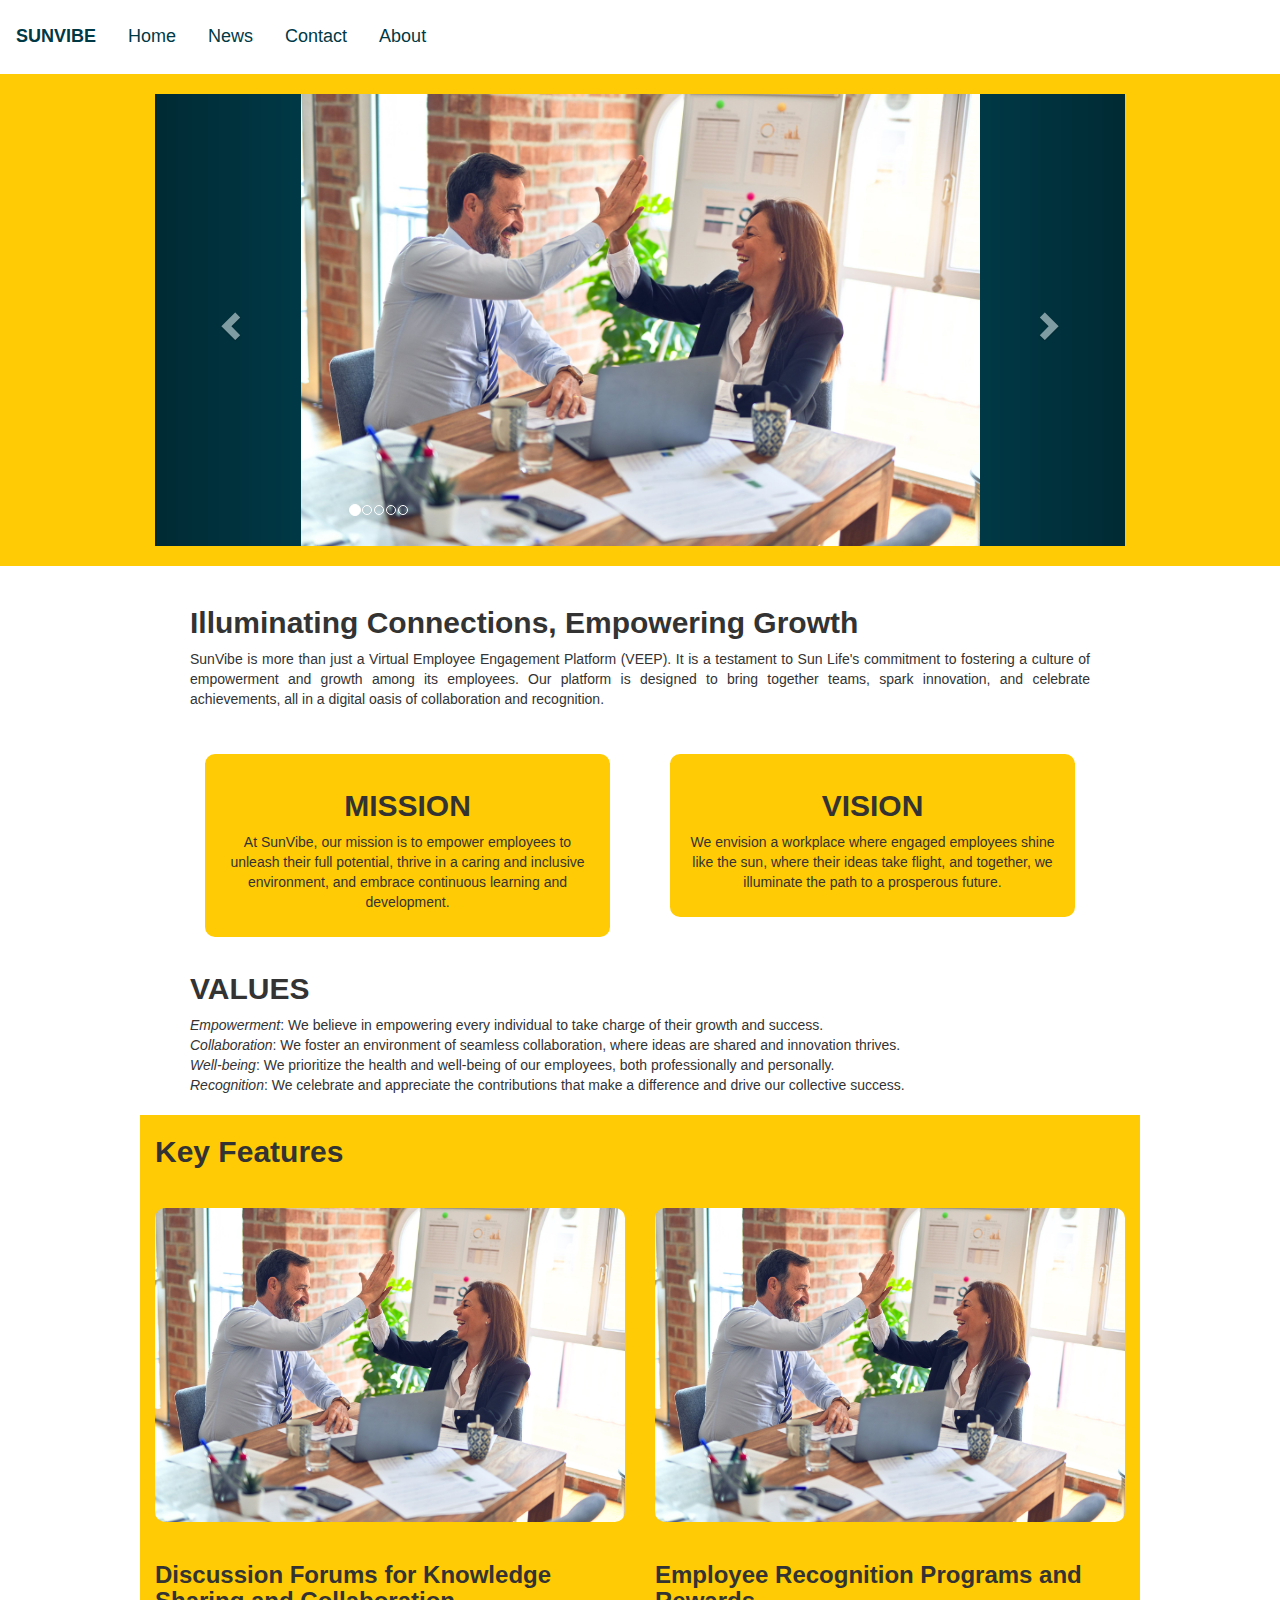
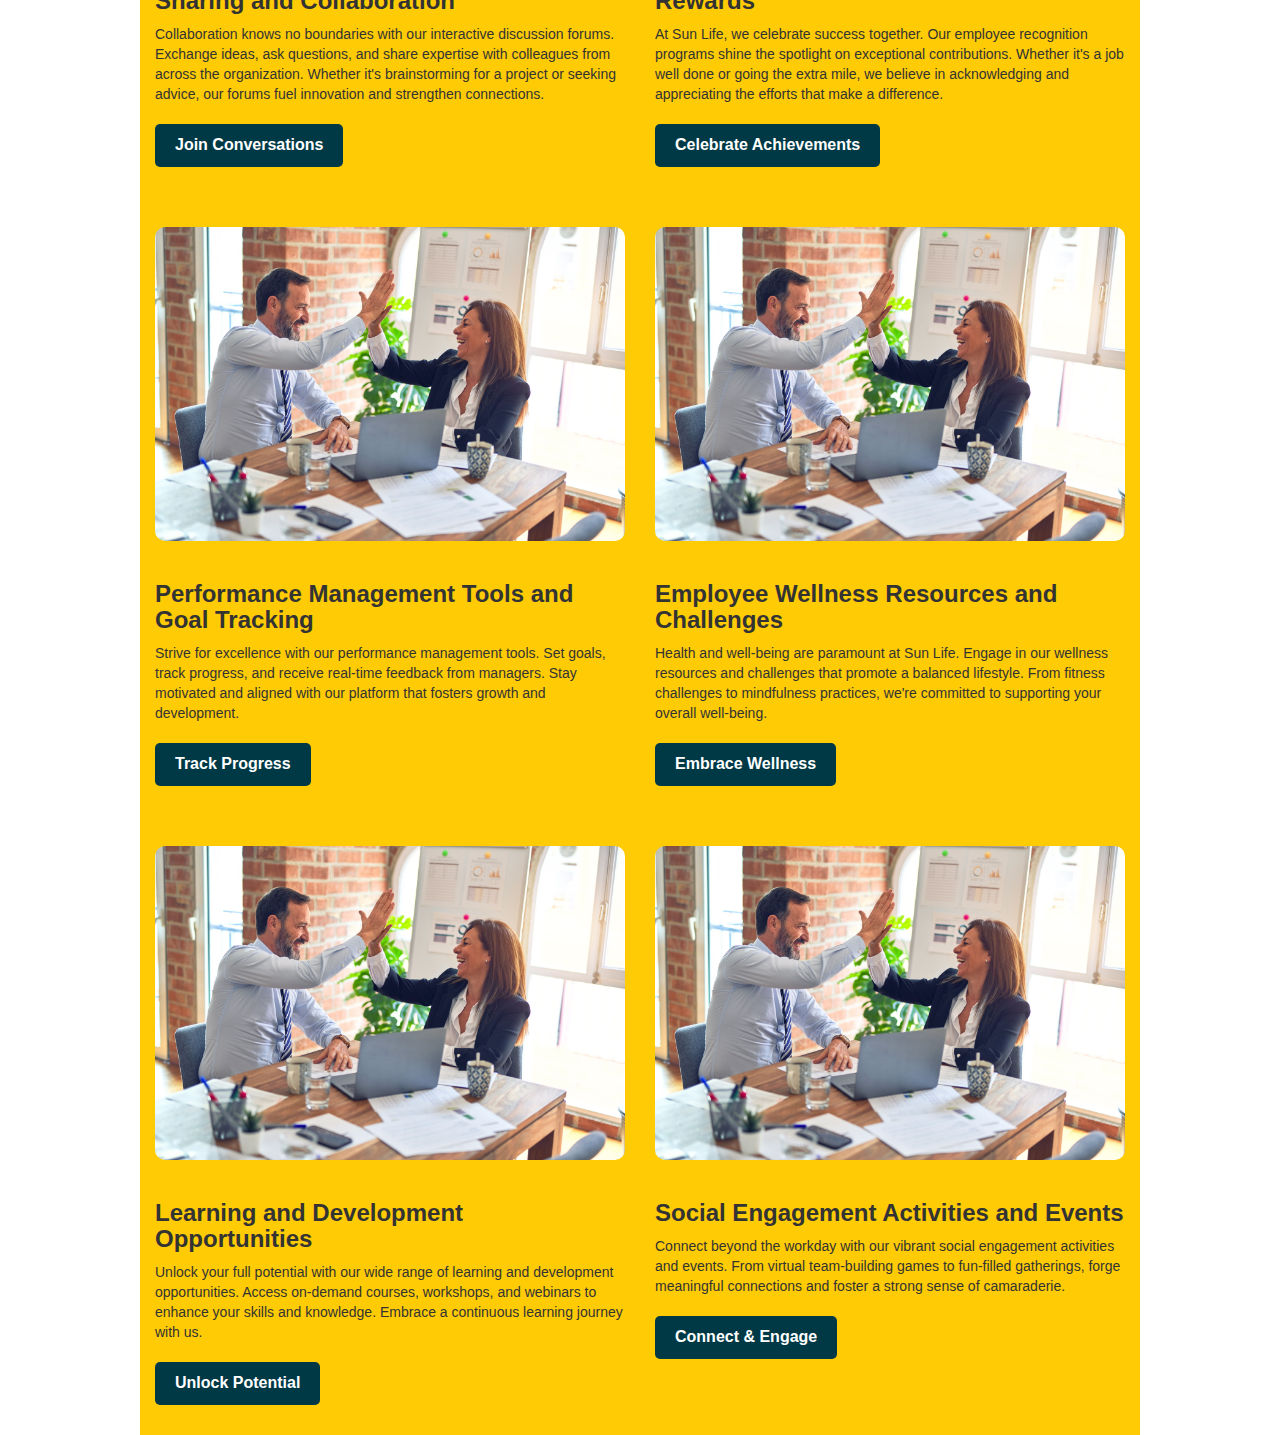
<file: index.html>
<html>
    <head>
        <link rel="stylesheet" href="style.css">
        <link rel="stylesheet" href="https://maxcdn.bootstrapcdn.com/bootstrap/3.4.1/css/bootstrap.min.css">
        <script src="https://ajax.googleapis.com/ajax/libs/jquery/3.6.0/jquery.min.js"></script>
        <script src="https://maxcdn.bootstrapcdn.com/bootstrap/3.4.1/js/bootstrap.min.js"></script>
    </head>
    <body>
        <ul>
            <li><a class="active" href="index.html" style="font-weight: bold;"> SUNVIBE</a> </li>
            <li><a href="index.html">Home</a></li>
            <li><a href="#news">News</a></li>
            <li><a href="contact.html">Contact</a></li>
            <li><a href="#about">About</a></li>
        </ul>
        <div style="background-color: #ffcb05" class="center">
            <div class="container">
                <div id="myCarousel" class="carousel slide" data-ride="carousel">
                    <ol class="carousel-indicators">
                    <li data-target="#myCarousel" data-slide-to="0" class="active"></li>
                    <li data-target="#myCarousel" data-slide-to="1"></li>
                    <li data-target="#myCarousel" data-slide-to="2"></li>
                    <li data-target="#myCarousel" data-slide-to="3"></li>
                    <li data-target="#myCarousel" data-slide-to="4"></li>
                    </ol>
                    <div class="carousel-inner">
                        <div class="item active">
                            <div class="centering">
                                <img src="1.jpg" style="width:70%;">
                            </div>
                        </div>
                        <div class="item">
                            <div class="centering">
                                <img src="1.jpg" style="width:70%;">
                            </div>
                        </div>
                        <div class="item">
                            <div class="centering">
                                <img src="1.jpg" style="width:70%;">
                            </div>
                        </div>
                        <div class="item">
                            <div class="centering">
                                <img src="1.jpg" style="width:70%;">
                            </div>
                        </div>
                        <div class="item">
                            <div class="centering">
                                <img src="1.jpg" style="width:70%;">
                            </div>
                        </div>
                    </div>
                    <a class="left carousel-control" href="#myCarousel" data-slide="prev">
                        <span class="glyphicon glyphicon-chevron-left"></span>
                        <span class="sr-only">Previous</span>
                    </a>
                    <a class="right carousel-control" href="#myCarousel" data-slide="next">
                        <span class="glyphicon glyphicon-chevron-right"></span>
                        <span class="sr-only">Next</span>
                    </a>
                </div>
            </div>
        </div>
        <br>
        <div class="bodyclass">   
            <div class="introduction">
                <h2 class="intro">Illuminating Connections, Empowering Growth</h2>
                <p>SunVibe is more than just a Virtual Employee Engagement Platform (VEEP). 
                    It is a testament to Sun Life's commitment to fostering a culture of 
                    empowerment and growth among its employees. Our platform is designed 
                    to bring together teams, spark innovation, and celebrate achievements, 
                    all in a digital oasis of collaboration and recognition.</p>
                <br>
            <div class="row text-center">
                <div class="col-sm-6">
                    <div class="mission">
                        <h2 class="intro">MISSION</h2>
                        <p>At SunVibe, our mission is to empower employees to unleash their full potential, thrive
                        in a caring and inclusive environment, and embrace continuous learning and development.</p>
                    </div>
                </div>
                <div class="col-sm-6">
                    <div class="vision">
                        <h2 class="intro">VISION</h2>
                        <p>We envision a workplace where engaged employees shine like the sun, where their 
                        ideas take flight, and together, we illuminate the path to a prosperous future.</p>
                    </div>
                </div>
            </div>
            <h2 class="intro">VALUES</h2>
            <ul>
                <li><span class="italic">Empowerment</span>: We believe in empowering every individual to take charge of their growth and success.</li>
                <li><span class="italic">Collaboration</span>: We foster an environment of seamless collaboration, where ideas are shared and innovation thrives.</li>
                <li><span class="italic">Well-being</span>: We prioritize the health and well-being of our employees, both professionally and personally.</li>
                <li><span class="italic">Recognition</span>: We celebrate and appreciate the contributions that make a difference and drive our collective success.</li>
            </ul> 
            </div>

            <div class="container">
                <h2 class="intro">Key Features</h2>
                <div class="row">
                    <div class="col-sm-6 key-feature">
                        <img src="1.jpg" alt="Employees engaged in a lively forum discussion">
                        <h3>Discussion Forums for Knowledge Sharing and Collaboration</h3>
                        <p>Collaboration knows no boundaries with our interactive discussion forums. Exchange ideas, ask questions, and share expertise with colleagues from across the organization. Whether it's brainstorming for a project or seeking advice, our forums fuel innovation and strengthen connections.</p>
                        <a href="discforums.html" class="cta-btn">Join Conversations</a>
                    </div>
                    <div class="col-sm-6 key-feature">
                        <img src="1.jpg" alt="Employee receiving an award">
                        <h3>Employee Recognition Programs and Rewards</h3>
                        <p>At Sun Life, we celebrate success together. Our employee recognition programs shine the spotlight on exceptional contributions. Whether it's a job well done or going the extra mile, we believe in acknowledging and appreciating the efforts that make a difference.</p>
                        <a href="employeerecog.html" class="cta-btn">Celebrate Achievements</a>
                    </div>
                </div>
                <div class="row">
                    <div class="col-sm-6 key-feature">
                        <img src="1.jpg" alt="Employee using performance management tool">
                        <h3>Performance Management Tools and Goal Tracking</h3>
                        <p>Strive for excellence with our performance management tools. Set goals, track progress, and receive real-time feedback from managers. Stay motivated and aligned with our platform that fosters growth and development.</p>
                        <a href="perfman.html" class="cta-btn">Track Progress</a>
                    </div>
                    <div class="col-sm-6 key-feature">
                        <img src="1.jpg" alt="Employees participating in a wellness challenge">
                        <h3>Employee Wellness Resources and Challenges</h3>
                        <p>Health and well-being are paramount at Sun Life. Engage in our wellness resources and challenges that promote a balanced lifestyle. From fitness challenges to mindfulness practices, we're committed to supporting your overall well-being.</p>
                        <a href="wellness.html" class="cta-btn">Embrace Wellness</a>
                    </div>
                </div>
                <div class="row">
                    <div class="col-sm-6 key-feature">
                        <img src="1.jpg" alt="Employee engaged in a virtual training session">
                        <h3>Learning and Development Opportunities</h3>
                        <p>Unlock your full potential with our wide range of learning and development opportunities. Access on-demand courses, workshops, and webinars to enhance your skills and knowledge. Embrace a continuous learning journey with us.</p>
                        <a href="learndev.html" class="cta-btn">Unlock Potential</a>
                    </div>
                    <div class="col-sm-6 key-feature">
                        <img src="1.jpg" alt="Employees enjoying a team-building event">
                        <h3>Social Engagement Activities and Events</h3>
                        <p>Connect beyond the workday with our vibrant social engagement activities and events. From virtual team-building games to fun-filled gatherings, forge meaningful connections and foster a strong sense of camaraderie.</p>
                        <a href="soceng.html" class="cta-btn">Connect & Engage</a>
                    </div>
                </div>
            </div>
        </div>
    </body>
</html>
</file>
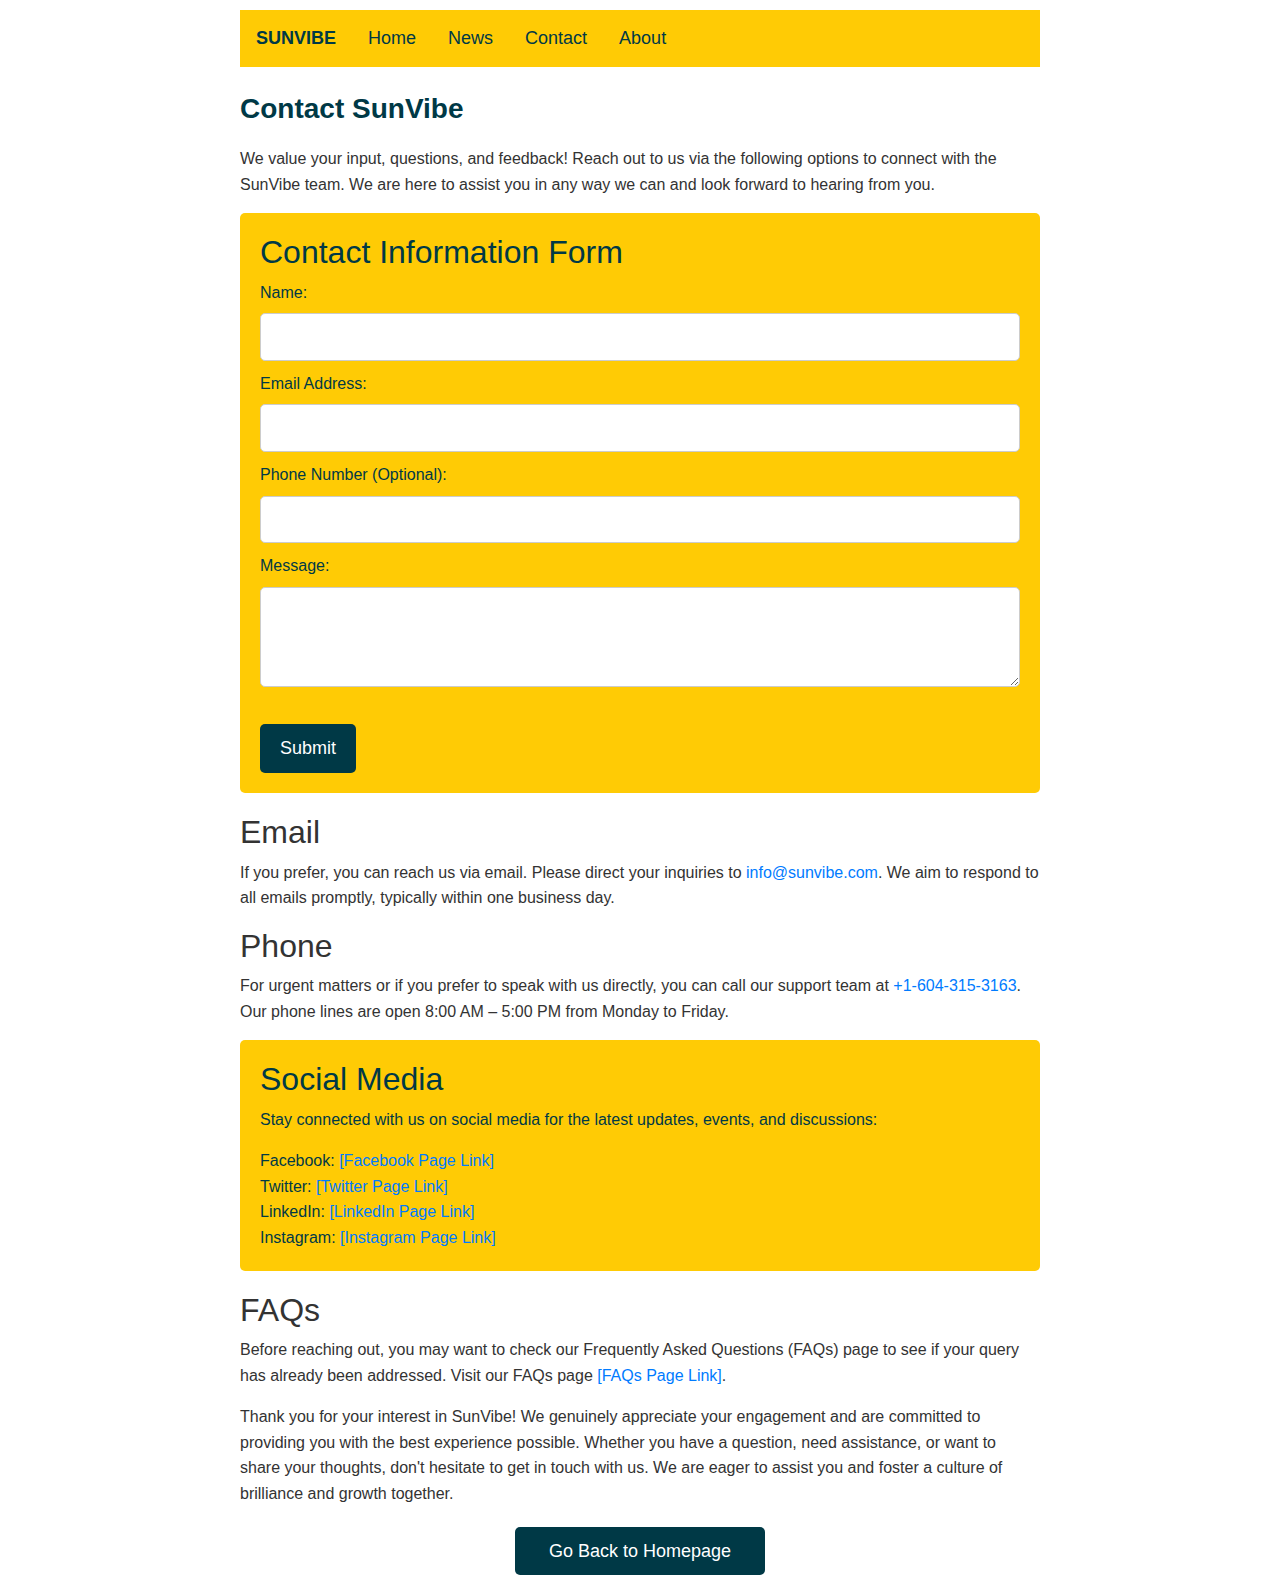
<file: contact.html>
<!DOCTYPE html>
<html>
<head>
    <title>Contact SunVibe</title>
    <link rel="stylesheet" href="https://maxcdn.bootstrapcdn.com/bootstrap/4.5.2/css/bootstrap.min.css">
    <style>
        body {
            font-family: Arial, sans-serif;
            line-height: 1.6;
            color: #333;
            max-width: 800px;
            margin: 10px auto;
        }

        .section-title {
            color: #003946;
            font-size: 28px;
            font-weight: bold;
            margin-bottom: 20px;
        }

        .contact-form {
            background-color: #ffcb05;
            color: #003946;
            padding: 20px;
            border-radius: 5px;
            margin-bottom: 20px;
        }

        .contact-form input[type="text"],
        .contact-form input[type="email"],
        .contact-form input[type="tel"],
        .contact-form textarea {
            width: 100%;
            padding: 10px;
            margin-bottom: 10px;
            border: 1px solid #ccc;
            border-radius: 5px;
        }

        .contact-form textarea {
            resize: vertical;
            min-height: 100px;
        }

        .cta-btn {
            background-color: #003946;
            color: #ffffff;
            border: none;
            padding: 10px 20px;
            font-size: 18px;
            cursor: pointer;
            border-radius: 5px;
            display: inline-block;
            margin-top: 20px;
            transition: background-color 0.3s ease;
            text-decoration: none;
        }

        .cta-btn:hover {
            background-color: #004a5b;
        }

        .social-links {
            background-color: #ffcb05;
            color: #003946;
            padding: 20px;
            border-radius: 5px;
            margin-bottom: 20px;
        }

        .back-button {
            background-color: #003946;
            color: #fff;
            border: none;
            width: 250px;
            padding: 10px 20px;
            font-size: 18px;
            cursor: pointer;
            border-radius: 5px;
            display: block;
            margin: 20px auto;
            transition: background-color 0.3s ease;
            text-decoration: none;
            text-align: center;
        }

        .back-button:hover {
            background-color: #001f2e;
        }

        
ul {
    list-style-type: none;
    margin: 0;
    padding: 0;
    overflow: hidden;
    background-color: #ffcb05;
  }
  
  li {
    float: left;
  }
  
  li a {
    display: block;
    color: #003946;
    font-size: large;
    text-align: center;
    padding: 14px 16px;
    text-decoration: none;
  }
  
  li a:hover:not(.active) {
    background-color: #d8d8d8;
  }
  
  .active {
    background-color: #ffcb05;
  }

  .centering {
    text-align: center;
    background-color: #003946;
  }
  
    </style>
</head>
<body>
    <ul>
        <li><a class="active" href="index.html" style="font-weight: bold;"> SUNVIBE</a> </li>
        <li><a href="index.html">Home</a></li>
        <li><a href="#news">News</a></li>
        <li><a href="contact.html">Contact</a></li>
        <li><a href="#about">About</a></li>
    </ul>
    <br>
    <div class="subbody">
    <h1 class="section-title">Contact SunVibe</h1>
    <p>We value your input, questions, and feedback! Reach out to us via the following options to connect with the SunVibe team. We are here to assist you in any way we can and look forward to hearing from you.</p>

    <div class="contact-form">
        <h2>Contact Information Form</h2>
        <form>
            <label for="name">Name:</label>
            <input type="text" id="name" name="name" required>

            <label for="email">Email Address:</label>
            <input type="email" id="email" name="email" required>

            <label for="phone">Phone Number (Optional):</label>
            <input type="tel" id="phone" name="phone">

            <label for="message">Message:</label>
            <textarea id="message" name="message" required></textarea>

            <input type="submit" value="Submit" class="cta-btn">
        </form>
    </div>

    <div class="contact-methods">
        <h2>Email</h2>
        <p>If you prefer, you can reach us via email. Please direct your inquiries to <a href="mailto:info@sunvibe.com">info@sunvibe.com</a>. We aim to respond to all emails promptly, typically within one business day.</p>

        <h2>Phone</h2>
        <p>For urgent matters or if you prefer to speak with us directly, you can call our support team at <a href="tel:+16043153163">+1-604-315-3163</a>. Our phone lines are open 8:00 AM – 5:00 PM from Monday to Friday.</p>
    </div>

    <div class="social-links">
        <h2>Social Media</h2>
        <p>Stay connected with us on social media for the latest updates, events, and discussions:</p>
            Facebook: <a href="[Facebook Page Link]">[Facebook Page Link]</a>
            <br>
            Twitter: <a href="[Twitter Page Link]">[Twitter Page Link]</a>
            <br>
            LinkedIn: <a href="[LinkedIn Page Link]">[LinkedIn Page Link]</a>
            <br>
            Instagram: <a href="[Instagram Page Link]">[Instagram Page Link]</a>
    </div>

    <div class="faq">
        <h2>FAQs</h2>
        <p>Before reaching out, you may want to check our Frequently Asked Questions (FAQs) page to see if your query has already been addressed. Visit our FAQs page <a href="[FAQs Page Link]">[FAQs Page Link]</a>.</p>
    </div>

    <p>Thank you for your interest in SunVibe! We genuinely appreciate your engagement and are committed to providing you with the best experience possible. Whether you have a question, need assistance, or want to share your thoughts, don't hesitate to get in touch with us. We are eager to assist you and foster a culture of brilliance and growth together.</p>
    <a href="index.html" class="back-button">Go Back to Homepage</a>
</div>
</body>
</html>
</file>
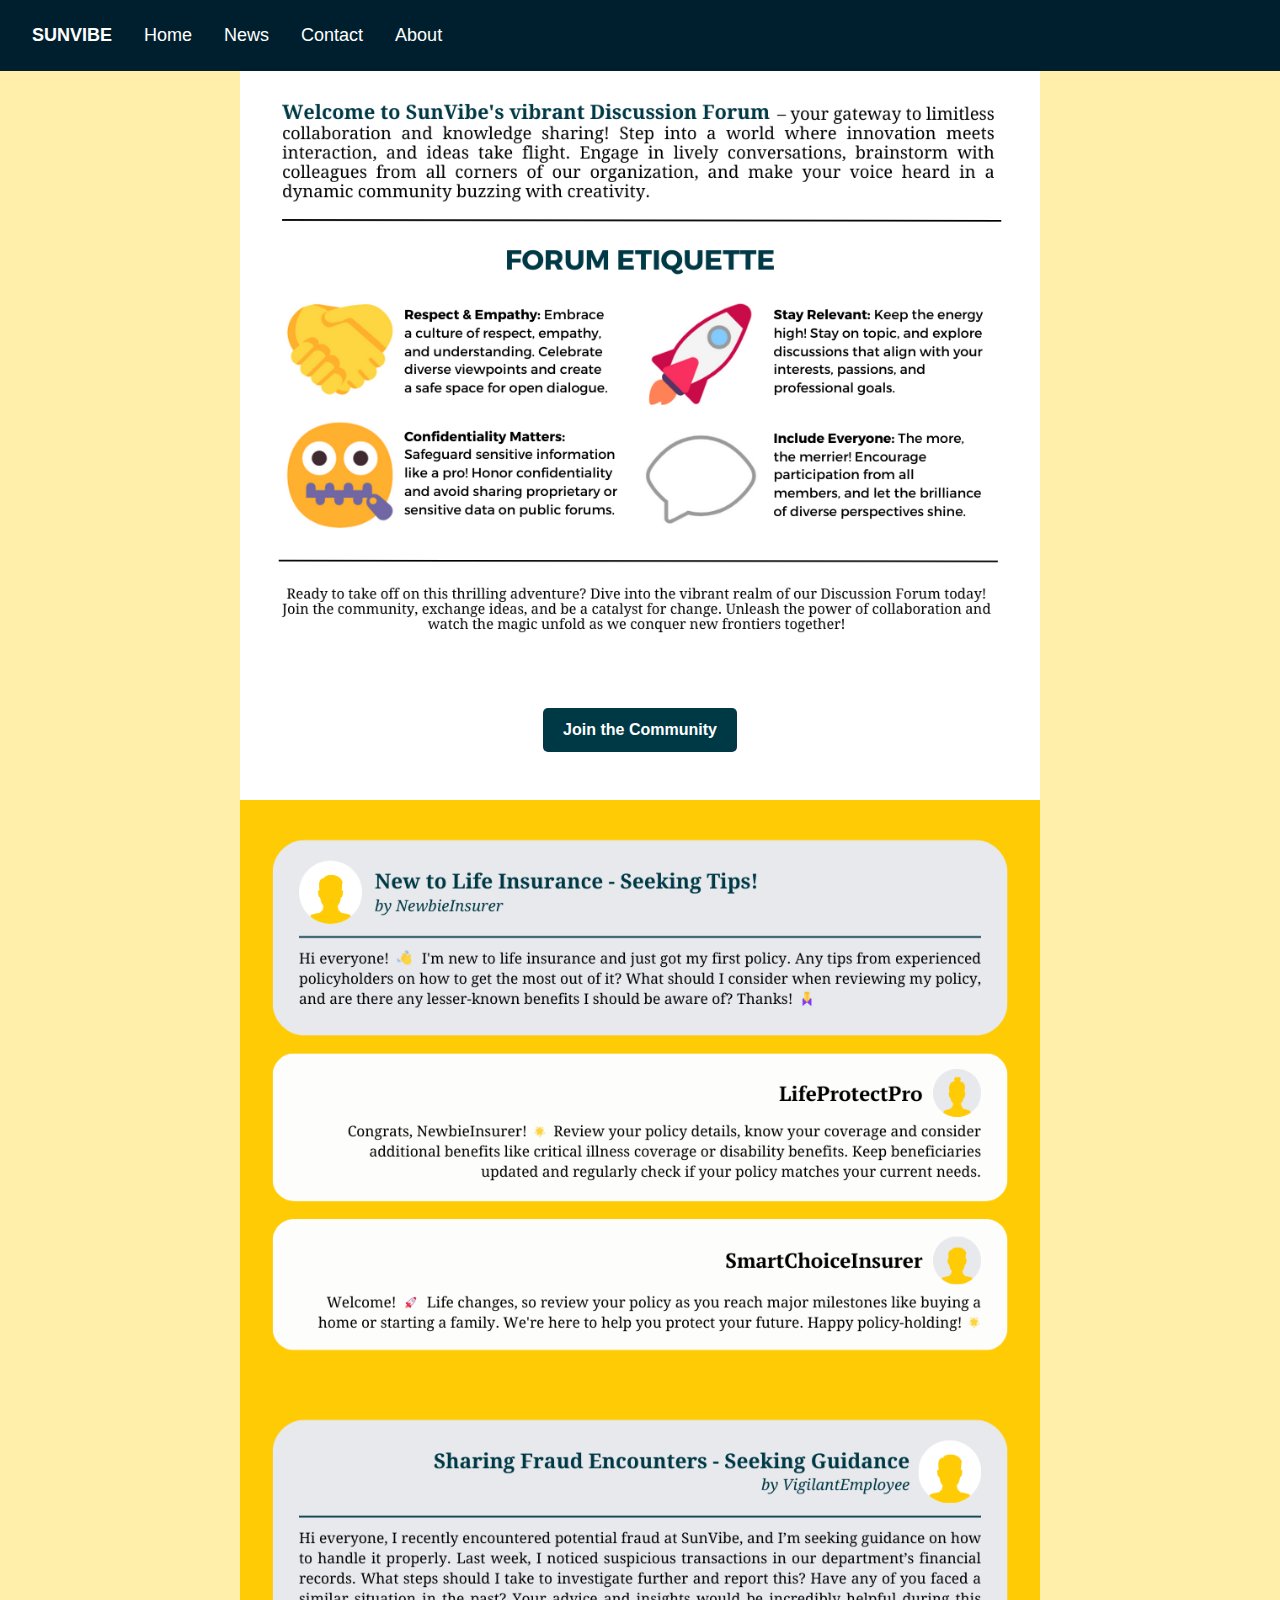
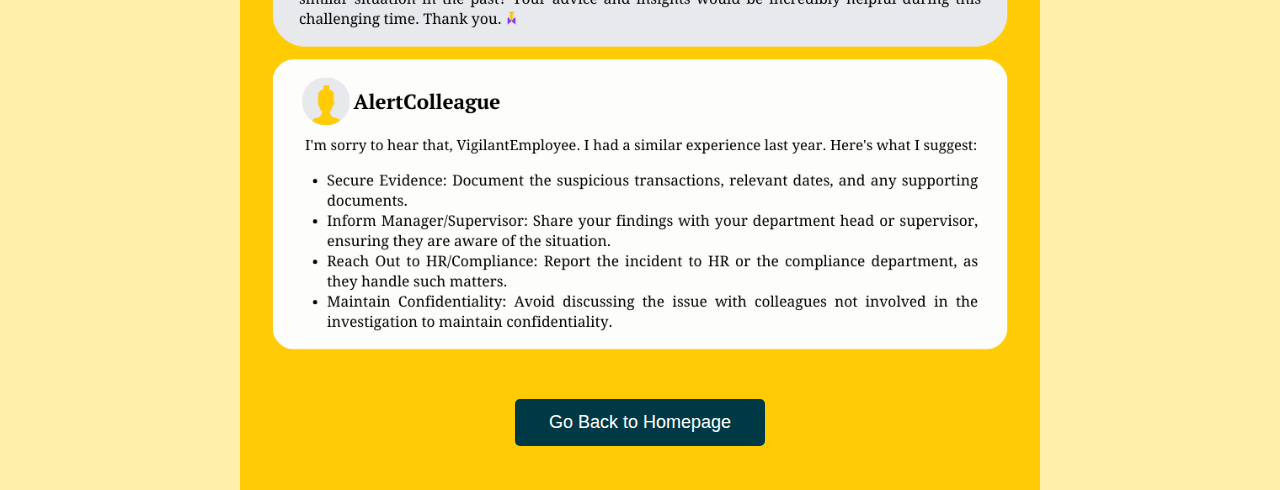
<file: discforums.html>
<!DOCTYPE html>
<html>
<head>
    <title>SunVibe Discussion Forum</title>
    <link rel="stylesheet" href="https://maxcdn.bootstrapcdn.com/bootstrap/4.5.2/css/bootstrap.min.css">
    <style>
        body {
            font-family: Arial, sans-serif;
            background-color: #ffefaa;
           

        .subbody{
          max-width: 800px;
            margin: auto;
        }
        }
        .cta-btn {
            display: inline-block;
            background-color: #003946;
            color: #fff;
            font-size: 16px;
            font-weight: bold;
            padding: 10px 20px;
            border-radius: 5px;
            text-decoration: none;
            transition: background-color 0.3s ease;
        }
        .back-button {
            background-color: #003946;
            color: #fff;
            border: none;
            width: 250px;
            padding: 10px 20px;
            font-size: 18px;
            cursor: pointer;
            border-radius: 5px;
            display: block;
            margin: 20px auto;
            transition: background-color 0.3s ease;
            text-decoration: none;
            text-align: center;
        }

        .back-button:hover {
            background-color: #001f2e;
        }

.navbar {
    background-color: #001f2e;
    display: flex; /* Align the navbar items to the left using flexbox */
    justify-content: flex-start; /* Align the items to the start (left) of the flex container */
  }

  .navbar a {
    color: #fff;
    font-size: large;
    text-align: center;
    padding: 14px 16px;
    text-decoration: none;
  }

  .navbar a:hover:not(.active) {
    background-color: #003946;
  }

  .active {
    background-color: #001f2e;
    font-weight: bold;
  }

  .centering {
    text-align: center;
    background-color: #003946;
  }

    </style>
</head>

<body>
  <div class="navbar">
    <a class="active" href="index.html">SUNVIBE</a>
    <a href="index.html">Home</a>
    <a href="#news">News</a>
    <a href="contact.html">Contact</a>
    <a href="#about">About</a>
  </div>
  <div class="subbody">
    <div style="background-color: white;" class="text-center">
        <img src="intro.png" style="width: 100%;">
        <br>
        <br>
        <br>
        <a href="#" class="cta-btn">Join the Community</a>
        <br>
        <br>
        <br>
    </div>
    <div style="background-color:  #ffcb05;">
        <img src="forum1.png" style="width: 100%;">
        <br>
        <img src="forum2.png" style="width: 100%;">
        <a href="index.html" class="back-button">Go Back to Homepage</a>
        <br>
    </div>
  </div>
</body>
</html>
</file>
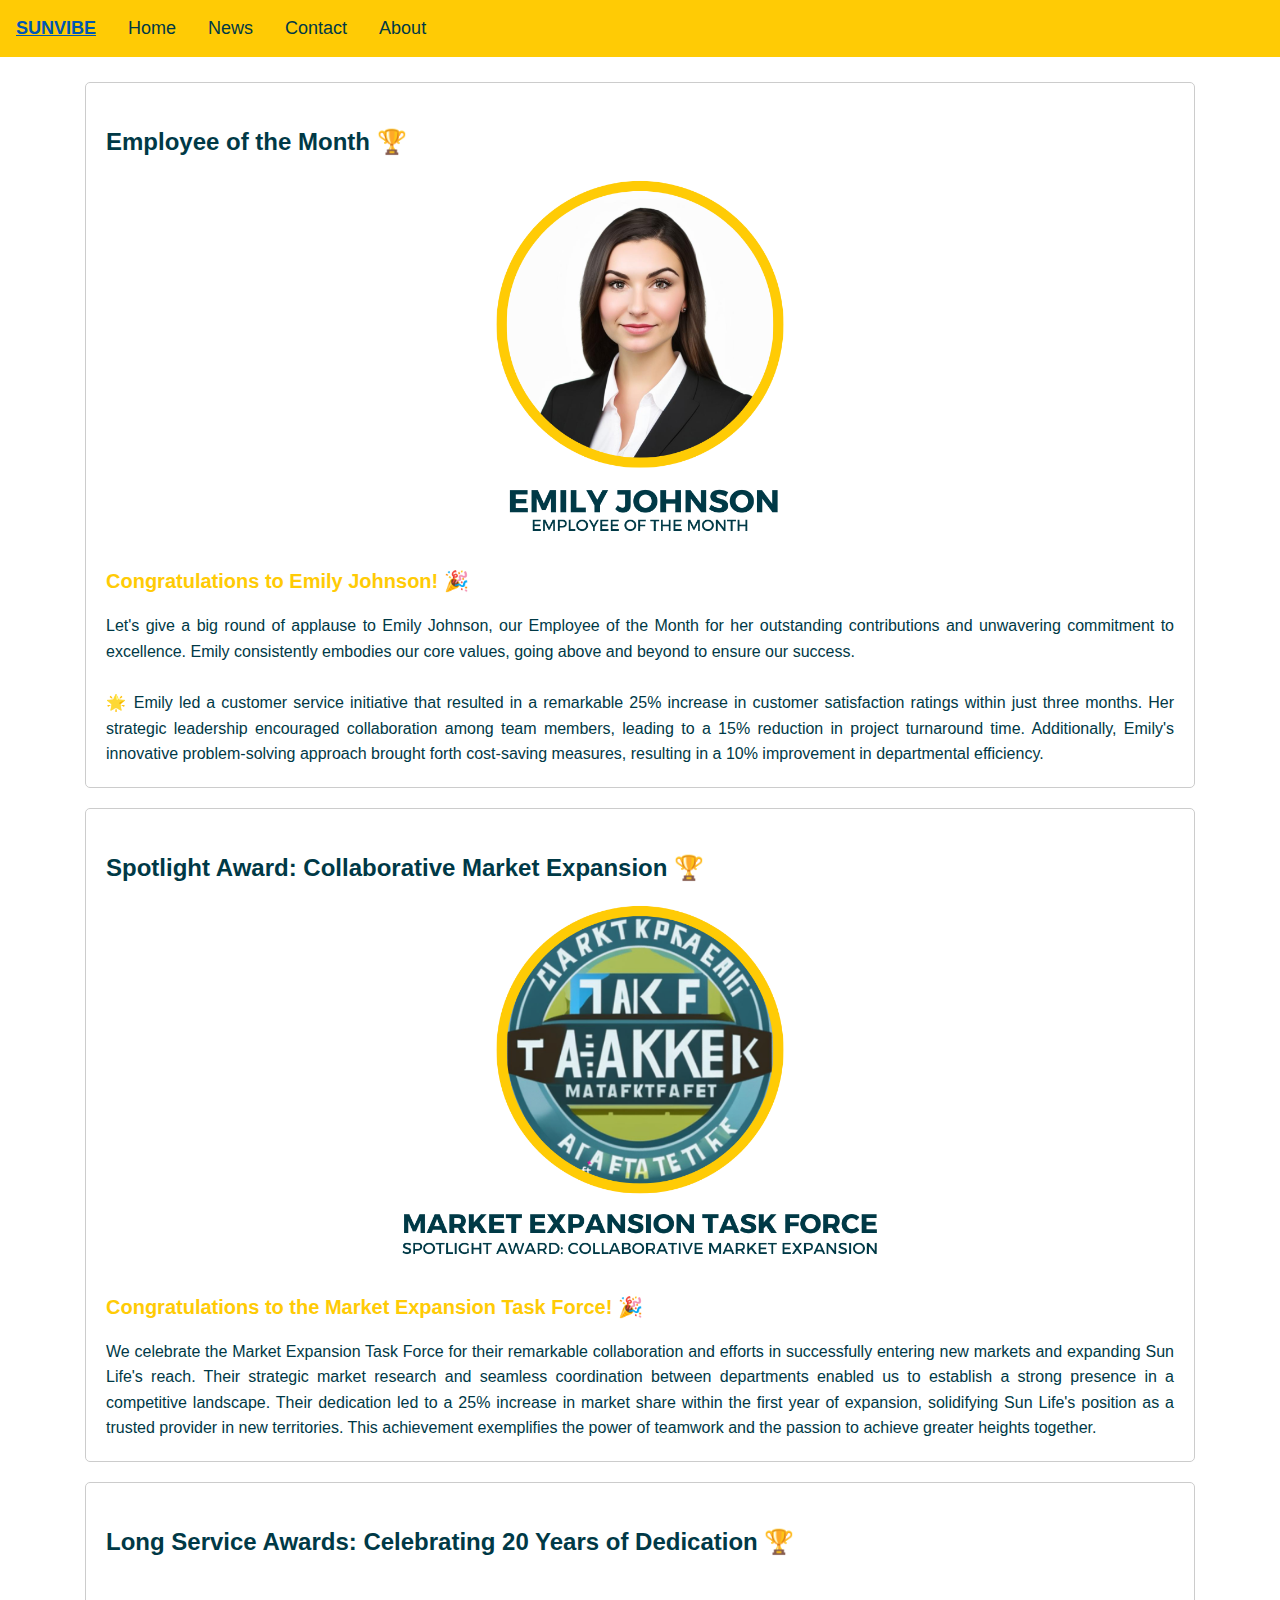
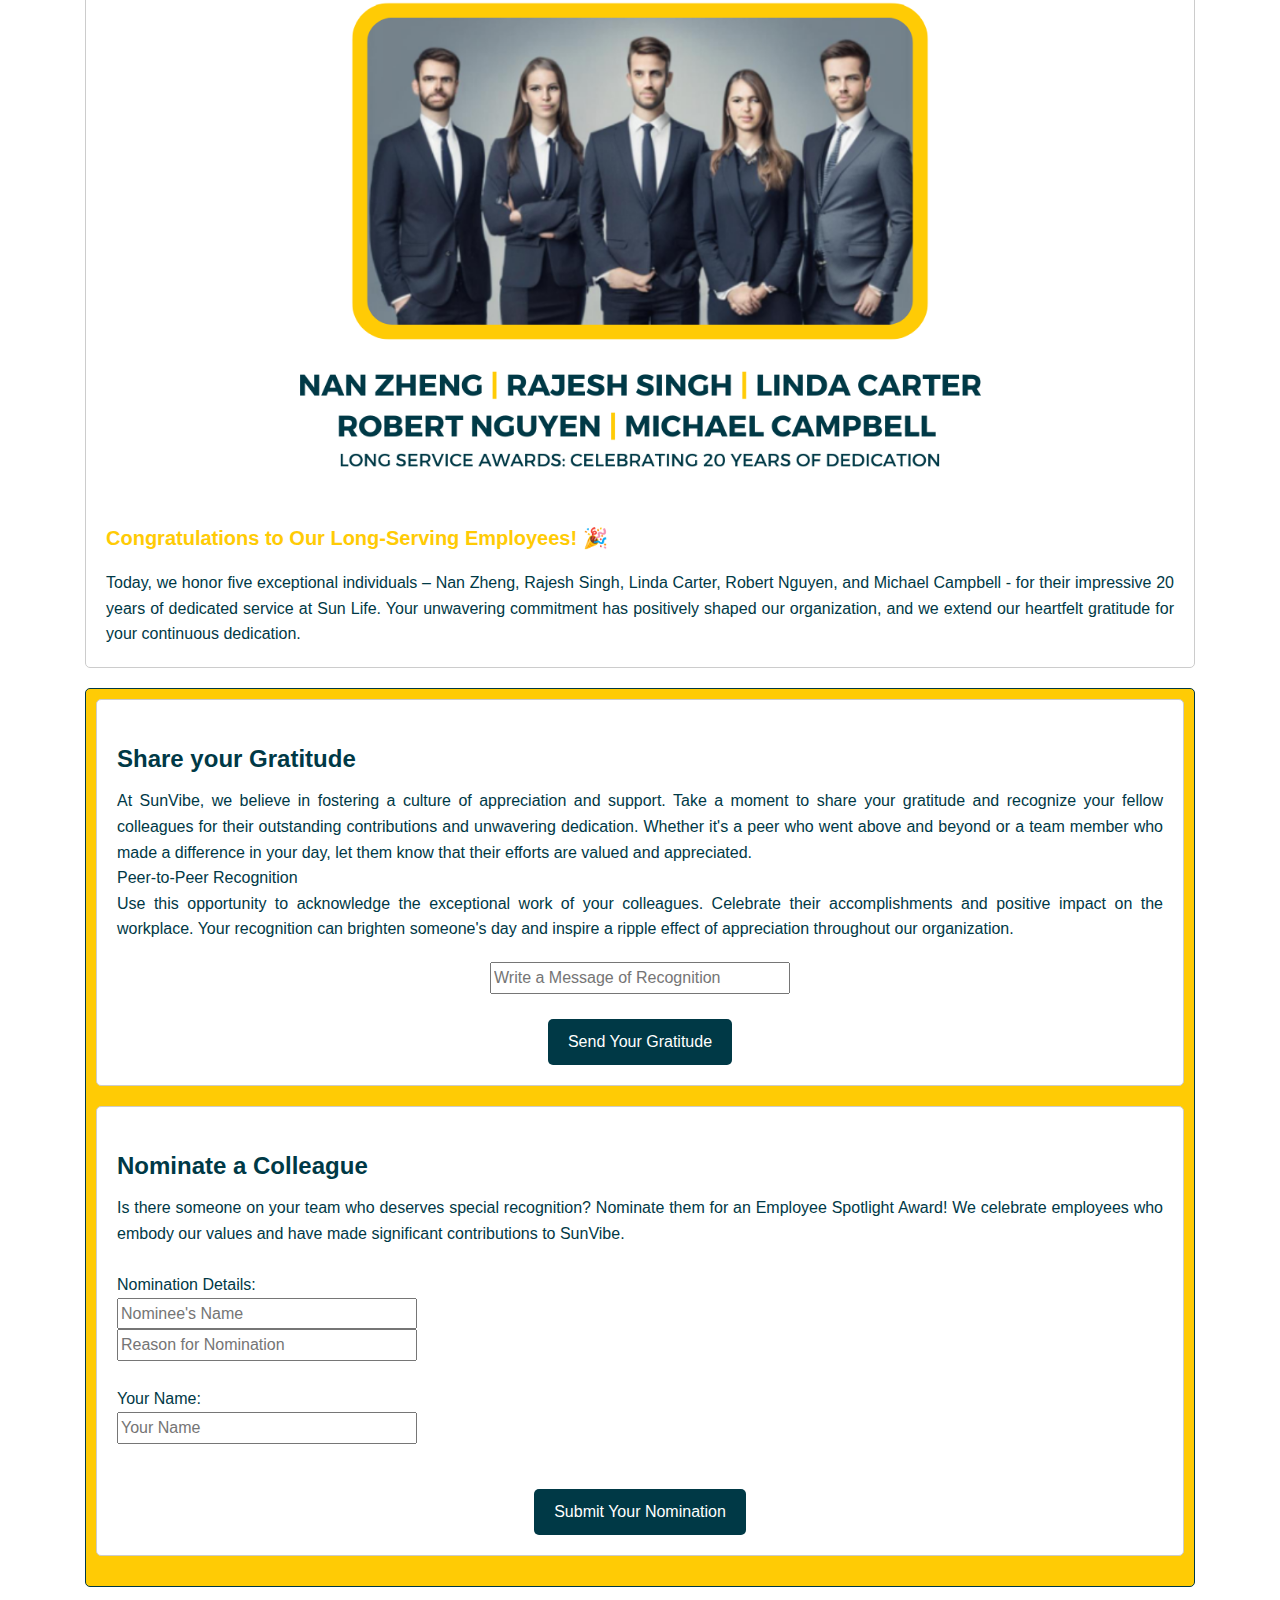
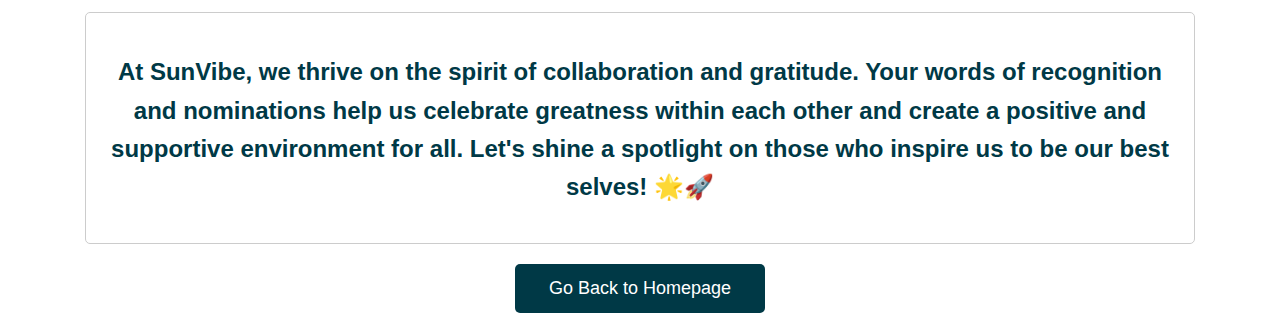
<file: employeerecog.html>
<!DOCTYPE html>
<html>
<head>
    <title>SunLife Employee Recognition</title>
    <link rel="stylesheet" href="https://maxcdn.bootstrapcdn.com/bootstrap/4.5.2/css/bootstrap.min.css">
    <style>
        body {
            font-family: Arial, sans-serif;
            line-height: 1.6;
            color: #333;
        }

        .post {
            background-color: #fff;
            border: 1px solid #ccc;
            border-radius: 5px;
            padding: 20px;
            margin-bottom: 20px;
        }

        .award {
            font-size: 24px;
            font-weight: bold;
            margin-top: 20px;
            color: #003946;
        }

        .congratulations {
            font-size: 20px;
            color: #ffcb05;
            margin-top: 10px;
        }

        .achievement {
            margin-top: 10px;
            color: #003946;
        }

        .gratitude-box {
            background-color: #ffcb05;
            border: 1px solid #003946;
            border-radius: 5px;
            padding: 10px;
            margin-top: 20px;
        }

        .button-container {
            text-align: center;
            margin-top: 20px;
        }

        .button-container button {
            background-color: #003946;
            color: #fff;
            font-size: 16px;
            padding: 10px 20px;
            border: none;
            border-radius: 5px;
            cursor: pointer;
        }

        .button-container button:hover {
            background-color: #002529;
        }

        input {
            width: 300px; 
        }

        .center-image {
            display: block;
            margin: 0 auto;
        }

        .achievement{
            text-align: justify;
        }

        .back-button {
            background-color: #003946;
            color: #fff;
            border: none;
            width: 250px;
            padding: 10px 20px;
            font-size: 18px;
            cursor: pointer;
            border-radius: 5px;
            display: block;
            margin: 20px auto;
            transition: background-color 0.3s ease;
            text-decoration: none;
            text-align: center;
        }

        .back-button:hover {
            background-color: #001f2e;
        }

            
ul {
    list-style-type: none;
    margin: 0;
    padding: 0;
    overflow: hidden;
    background-color: #ffcb05;
  }
  
  li {
    float: left;
  }
  
  li a {
    display: block;
    color: #003946;
    font-size: large;
    text-align: center;
    padding: 14px 16px;
    text-decoration: none;
  }
  
  li a:hover:not(.active) {
    background-color: #d8d8d8;
  }
  
  .active {
    background-color: #ffcb05;
  }

  .centering {
    text-align: center;
    background-color: #003946;
  }
    </style>
</head>

<body>
    <ul>
        <li><a class="active" href="index.html" style="font-weight: bold;"> SUNVIBE</a> </li>
        <li><a href="index.html">Home</a></li>
        <li><a href="#news">News</a></li>
        <li><a href="contact.html">Contact</a></li>
        <li><a href="#about">About</a></li>
    </ul>
    <br>
    <div class="container">
        <div class="post">
            <div class="award">Employee of the Month 🏆</div>
            <img src="employee.png" style="width: 50%;" class="center-image">
            <div class="congratulations"><p style="font-weight: bold;">Congratulations to Emily Johnson! 🎉</p></div>
            <div class="achievement">
                Let's give a big round of applause to Emily Johnson, our Employee of the Month for her outstanding contributions and unwavering commitment to excellence. Emily consistently embodies our core values, going above and beyond to ensure our success.
                <br><br>
                🌟 Emily led a customer service initiative that resulted in a remarkable 25% increase in customer satisfaction ratings within just three months. Her strategic leadership encouraged collaboration among team members, leading to a 15% reduction in project turnaround time. Additionally, Emily's innovative problem-solving approach brought forth cost-saving measures, resulting in a 10% improvement in departmental efficiency.
            </div>
        </div>

        <div class="post">
            <div class="award">Spotlight Award: Collaborative Market Expansion 🏆</div>
            <img src="market.png" style="width: 50%;" class="center-image">
            <div class="congratulations"><p style="font-weight: bold;">Congratulations to the Market Expansion Task Force! 🎉</p></div>
            <div class="achievement">
                We celebrate the Market Expansion Task Force for their remarkable collaboration and efforts in successfully entering new markets and expanding Sun Life's reach. Their strategic market research and seamless coordination between departments enabled us to establish a strong presence in a competitive landscape. Their dedication led to a 25% increase in market share within the first year of expansion, solidifying Sun Life's position as a trusted provider in new territories. This achievement exemplifies the power of teamwork and the passion to achieve greater heights together.
            </div>
        </div>

        <div class="post">
            <div class="award">Long Service Awards: Celebrating 20 Years of Dedication 🏆</div>
            <img src="5.png" style="width: 70%;" class="center-image">
            <div class="congratulations"><p style="font-weight: bold;">Congratulations to Our Long-Serving Employees! 🎉</p></div>
            <div class="achievement">
                Today, we honor five exceptional individuals – Nan Zheng, Rajesh Singh, Linda Carter, Robert Nguyen, and Michael Campbell - for their impressive 20 years of dedicated service at Sun Life. Your unwavering commitment has positively shaped our organization, and we extend our heartfelt gratitude for your continuous dedication.
            </div>
        </div>

        <div class="gratitude-box">
            <div class="post">
                <div class="award">Share your Gratitude</div>
                <div class="achievement">
                    At SunVibe, we believe in fostering a culture of appreciation and support. Take a moment to share your gratitude and recognize your fellow colleagues for their outstanding contributions and unwavering dedication. Whether it's a peer who went above and beyond or a team member who made a difference in your day, let them know that their efforts are valued and appreciated.
                    <br>
                    Peer-to-Peer Recognition
                    <br>
                    Use this opportunity to acknowledge the exceptional work of your colleagues. Celebrate their accomplishments and positive impact on the workplace. Your recognition can brighten someone's day and inspire a ripple effect of appreciation throughout our organization.
                    <br>
                    <div class="button-container">
                        <input placeholder="Write a Message of Recognition"></input>
                        <br>
                        <br>
                        <button>Send Your Gratitude</button>
                    </div>
                </div>
            </div>
            
            <div class="post">
                <div class="award">Nominate a Colleague</div>
                <div class="achievement">
                    Is there someone on your team who deserves special recognition? Nominate them for an Employee Spotlight Award! We celebrate employees who embody our values and have made significant contributions to SunVibe.
                    <br>
                    <br>
                    Nomination Details:
                    <br>
                    <input type="text" placeholder="Nominee's Name">
                    <br>
                    <input type="text" placeholder="Reason for Nomination">
 <br><br>
                    Your Name:
                    <br>
                    <input type="text" placeholder="Your Name">
                    <br>
                    <br>
                    <div class="button-container">
                        <button>Submit Your Nomination</button>
                    </div>
                </div>
            </div>
        </div>
        <br>
        <div class="post">
            <div class="award"><p style="text-align: center;">At SunVibe, we thrive on the spirit of collaboration and gratitude. Your words of recognition and nominations help us celebrate greatness within each other and create a positive and supportive environment for all. Let's shine a spotlight on those who inspire us to be our best selves! 🌟🚀</div>
        </p></div>
    </div>
    <a href="index.html" class="back-button">Go Back to Homepage</a>
</body>
</html>
</file>
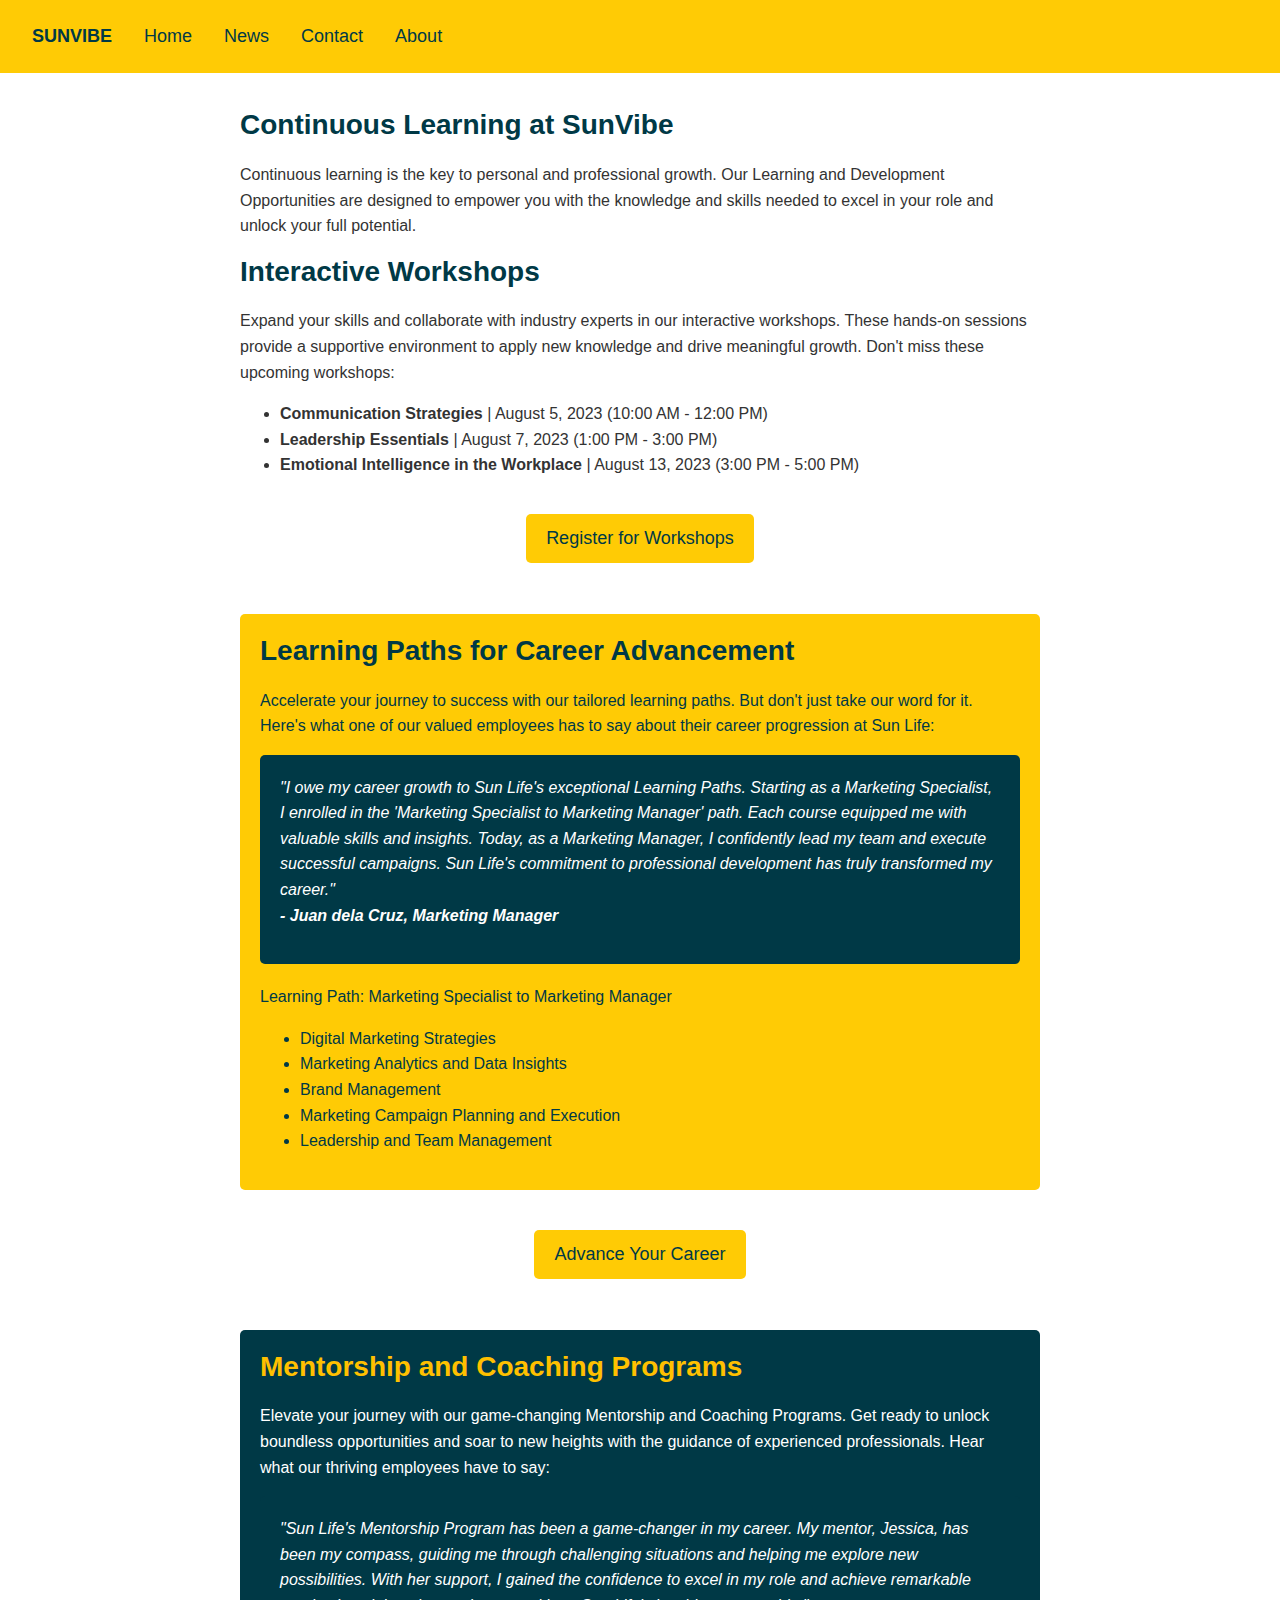
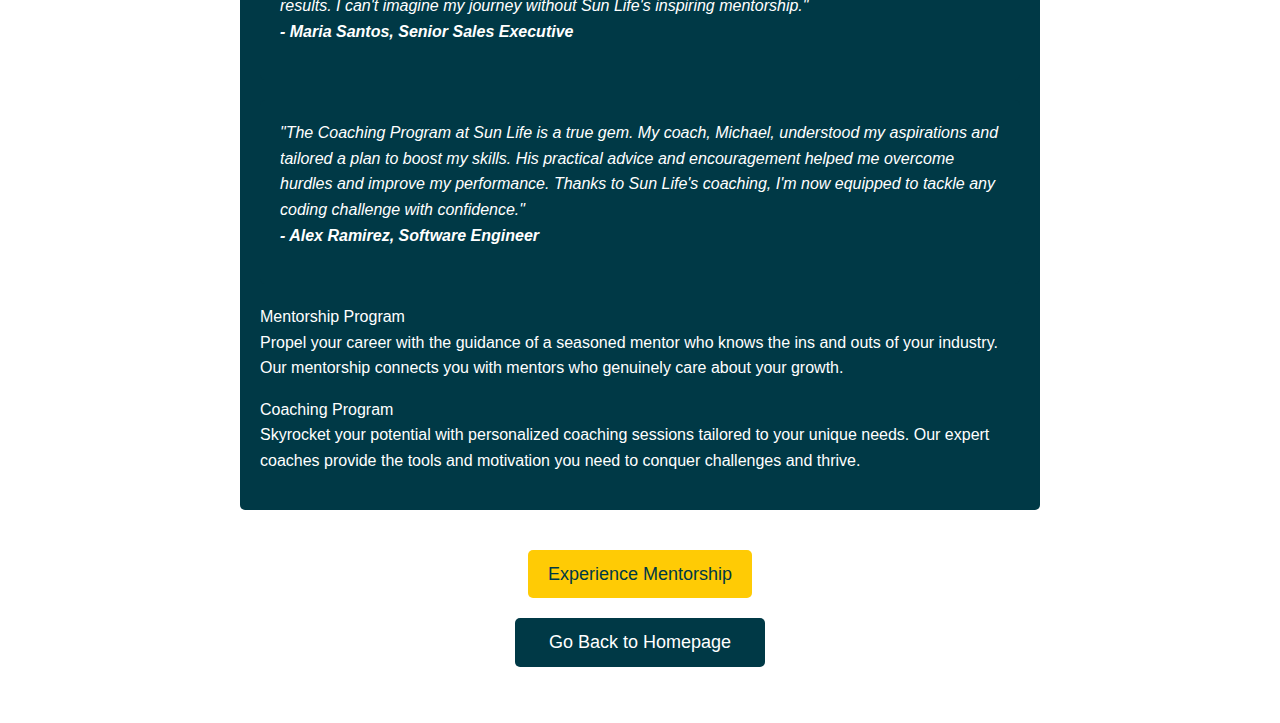
<file: learndev.html>
<!DOCTYPE html>
<html>
<head>
    <title>SunVibe Learning and Development</title>
    <link rel="stylesheet" href="https://maxcdn.bootstrapcdn.com/bootstrap/4.5.2/css/bootstrap.min.css">
    <style>
        body {
            font-family: Arial, sans-serif;
            line-height: 1.6;
            color: #333;
            
        }

        .subbody {
            max-width: 800px;
            margin: 10px auto;
        }

        .section-title {
            color: #003946;
            font-size: 28px;
            font-weight: bold;
            margin-bottom: 20px;
        }

        .cta-btn {
            background-color: #ffcb05;
            color: #003946;
            border: none;
            padding: 10px 20px;
            font-size: 18px;
            cursor: pointer;
            border-radius: 5px;
            display: inline-block;
            margin-top: 20px;
            transition: background-color 0.3s ease;
            text-decoration: none;
        }

        .cta-btn:hover {
            background-color: #ffc000;
        }

        .testimonial {
            background-color: #003946;
            color: #fff;
            padding: 20px;
            border-radius: 5px;
            margin-bottom: 20px;
        }

        .testimonial p {
            font-style: italic;
        }

        .learning-path {
            background-color: #ffcb05;
            color: #003946;
            padding: 20px;
            border-radius: 5px;
            margin-bottom: 20px;
        }

        .mentorship-coaching {
            background-color: #003946;
            color: #fff;
            padding: 20px;
            border-radius: 5px;
            margin-bottom: 20px;
        }

        /* Center the buttons */
        .btn-center {
            text-align: center;
        }

        .back-button {
            background-color: #003946;
            color: #fff;
            border: none;
            width: 250px;
            padding: 10px 20px;
            font-size: 18px;
            cursor: pointer;
            border-radius: 5px;
            display: block;
            margin: 20px auto;
            transition: background-color 0.3s ease;
            text-decoration: none;
            text-align: center;
        }

        .back-button:hover {
            background-color: #001f2e;
        }

 .navbar {
    background-color: #ffcb05;
    display: flex; /* Align the navbar items to the left using flexbox */
    justify-content: flex-start; /* Align the items to the start (left) of the flex container */
  }

  .navbar a {
    color: #003946;
    font-size: large;
    text-align: center;
    padding: 14px 16px;
    text-decoration: none;
  }

  .navbar a:hover:not(.active) {
    background-color: #d8d8d8;
  }

  .active {
    background-color: #ffcb05;
    font-weight: bold;
  }

  .centering {
    text-align: center;
    background-color: #003946;
  }
    </style>
</head>

<body>
    <div class="navbar">
        <a class="active" href="index.html">SUNVIBE</a>
        <a href="index.html">Home</a>
        <a href="#news">News</a>
        <a href="contact.html">Contact</a>
        <a href="#about">About</a>
      </div>
    <div class="subbody">
    <br>
    <h1 class="section-title">Continuous Learning at SunVibe</h1>
    <p>
        Continuous learning is the key to personal and professional growth. Our Learning and Development Opportunities are designed to empower you with the knowledge and skills needed to excel in your role and unlock your full potential.
    </p>

    <h2 class="section-title">Interactive Workshops</h2>
    <p>
        Expand your skills and collaborate with industry experts in our interactive workshops. These hands-on sessions provide a supportive environment to apply new knowledge and drive meaningful growth. Don't miss these upcoming workshops:
    </p>

    <ul>
        <li><span style="font-weight: bold;"> Communication Strategies </span>| August 5, 2023 (10:00 AM - 12:00 PM)</li>
        <li><span style="font-weight: bold;"> Leadership Essentials </span>| August 7, 2023 (1:00 PM - 3:00 PM)</li>
        <li><span style="font-weight: bold;"> Emotional Intelligence in the Workplace</span> | August 13, 2023 (3:00 PM - 5:00 PM)</li>
    </ul>

    <!-- Center the button -->
    <div class="btn-center">
        <a href="#" class="cta-btn">Register for Workshops</a>
    </div>
    <br>
    <br>
    <div class="learning-path">
        <h2 class="section-title">Learning Paths for Career Advancement</h2>
        <p>
            Accelerate your journey to success with our tailored learning paths. But don't just take our word for it. Here's what one of our valued employees has to say about their career progression at Sun Life:
        </p>
        <div class="testimonial">
            <p>
                "I owe my career growth to Sun Life's exceptional Learning Paths. Starting as a Marketing Specialist, I enrolled in the 'Marketing Specialist to Marketing Manager' path. Each course equipped me with valuable skills and insights. Today, as a Marketing Manager, I confidently lead my team and execute successful campaigns. Sun Life's commitment to professional development has truly transformed my career."
                <br><strong>- Juan dela Cruz, Marketing Manager</strong>
            </p>
        </div>
        <p>
            Learning Path: Marketing Specialist to Marketing Manager
        </p>
        <ul>
            <li>Digital Marketing Strategies</li>
            <li>Marketing Analytics and Data Insights</li>
            <li>Brand Management</li>
            <li>Marketing Campaign Planning and Execution</li>
            <li>Leadership and Team Management</li>
        </ul>
    </div>
    <div class="btn-center">
        <a href="#" class="cta-btn">Advance Your Career</a>
    </div>
    <br>
    <br>
    <div class="mentorship-coaching">
        <h2 class="section-title" style="color: #ffc000;">Mentorship and Coaching Programs</h2>
        <p>
            Elevate your journey with our game-changing Mentorship and Coaching Programs. Get ready to unlock boundless opportunities and soar to new heights with the guidance of experienced professionals. Hear what our thriving employees have to say:
        </p>
        <div class="testimonial">
            <p>
                "Sun Life's Mentorship Program has been a game-changer in my career. My mentor, Jessica, has been my compass, guiding me through challenging situations and helping me explore new possibilities. With her support, I gained the confidence to excel in my role and achieve remarkable results. I can't imagine my journey without Sun Life's inspiring mentorship."
                <br><strong>- Maria Santos, Senior Sales Executive</strong>
            </p>
        </div>
        <div class="testimonial">
            <p>
                "The Coaching Program at Sun Life is a true gem. My coach, Michael, understood my aspirations and tailored a plan to boost my skills. His practical advice and encouragement helped me overcome hurdles and improve my performance. Thanks to Sun Life's coaching, I'm now equipped to tackle any coding challenge with confidence."
                <br><strong>- Alex Ramirez, Software Engineer</strong>
            </p>
        </div>
        <p>
            Mentorship Program<br>Propel your career with the guidance of a seasoned mentor who knows the ins and outs of your industry. Our mentorship connects you with mentors who genuinely care about your growth.
        </p>
        <p>
            Coaching Program<br>Skyrocket your potential with personalized coaching sessions tailored to your unique needs. Our expert coaches provide the tools and motivation you need to conquer challenges and thrive.
        </p>
    </div>
    <div class="btn-center">
        <a href="#" class="cta-btn">Experience Mentorship</a>
    </div>
    <a href="index.html" class="back-button">Go Back to Homepage</a>
    <br>
</div>
</body>
</html>
</file>
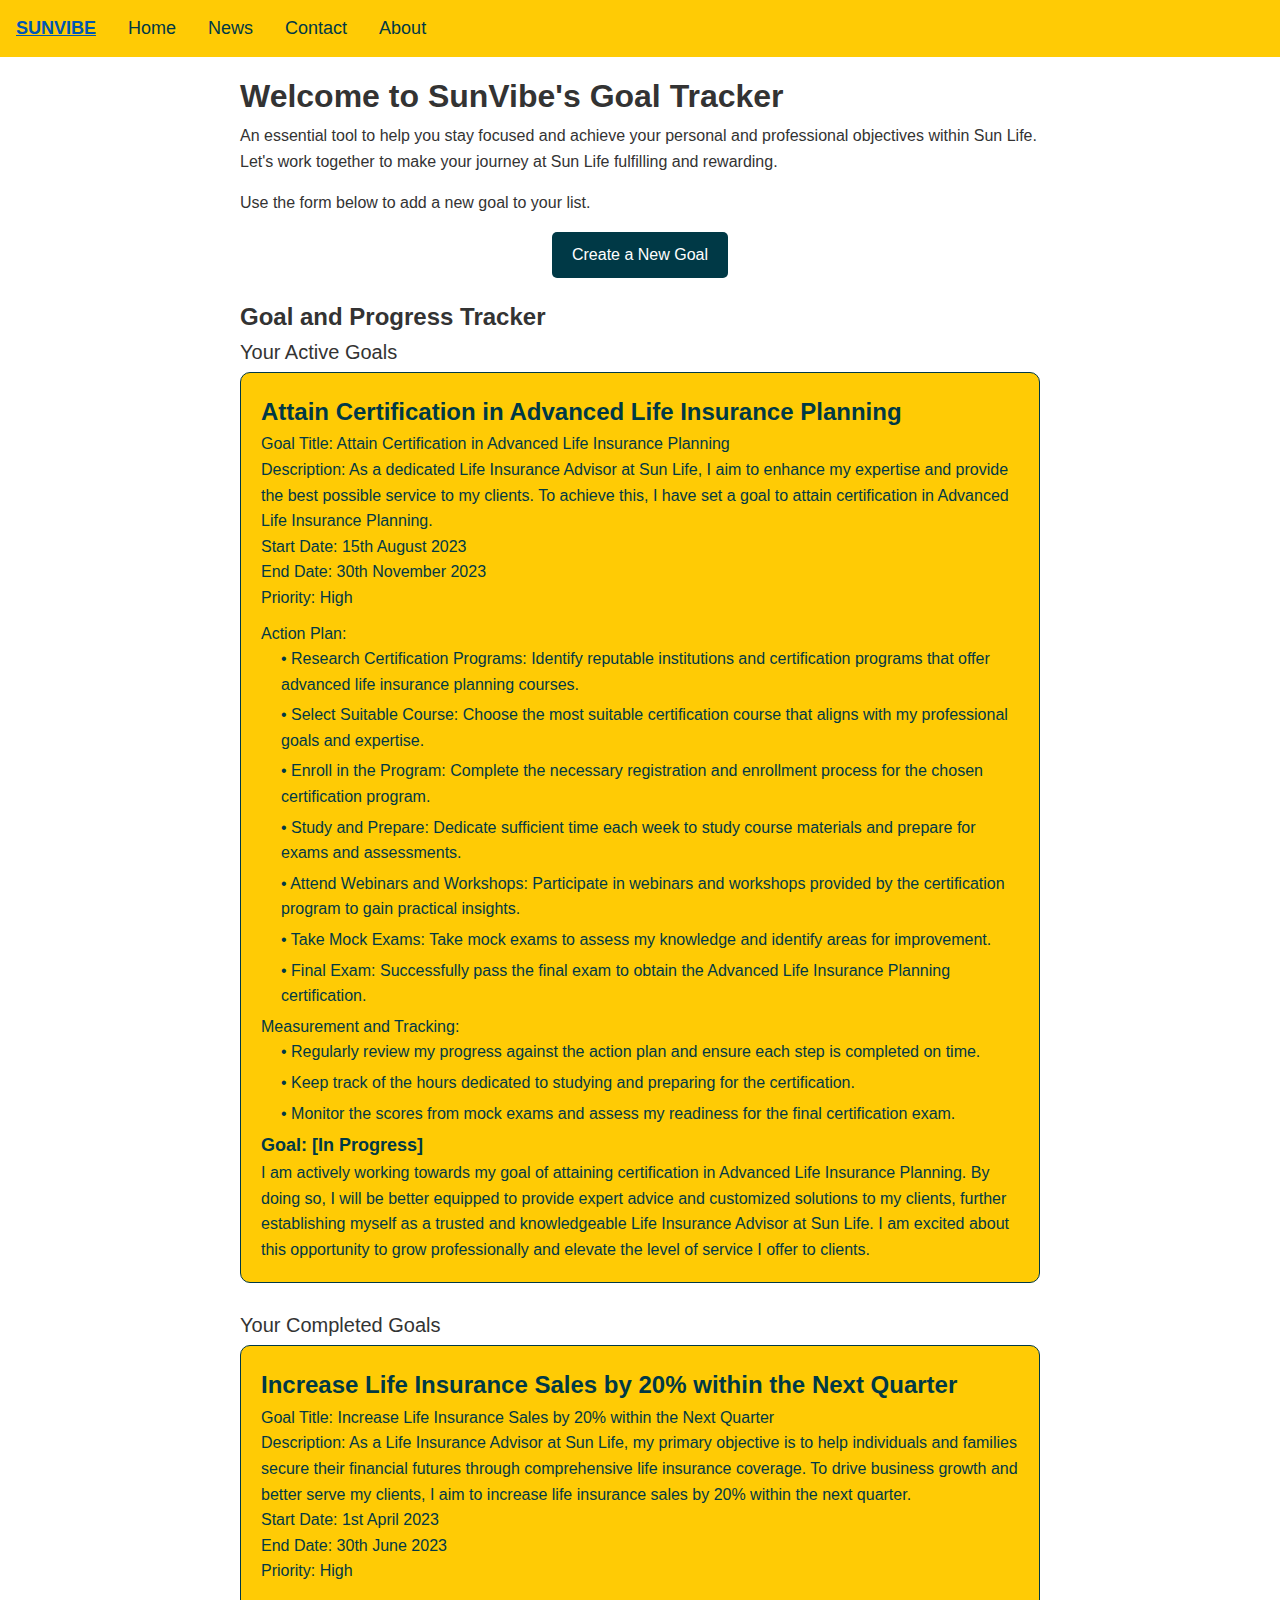
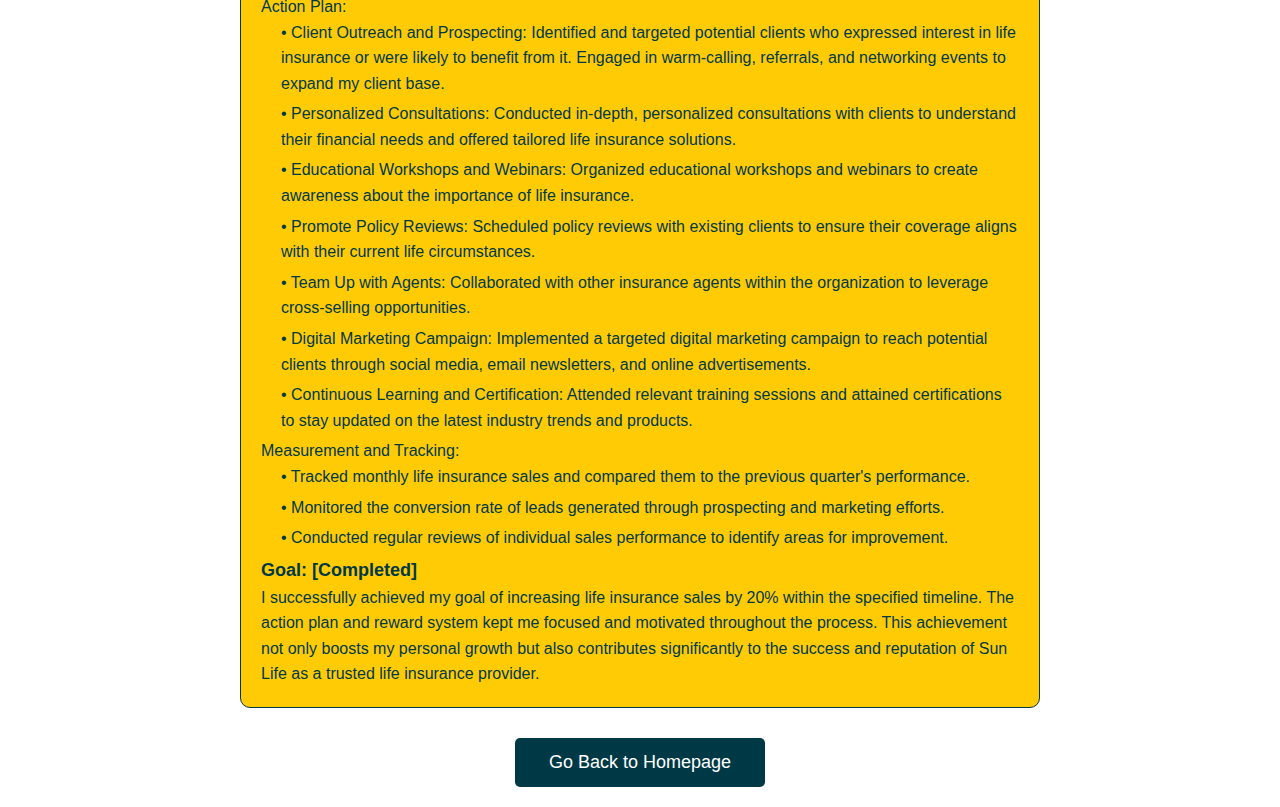
<file: perfman.html>
<!DOCTYPE html>
<html>
<head>
    <title>SunVibe Goal Tracker</title>
    <link rel="stylesheet" href="https://maxcdn.bootstrapcdn.com/bootstrap/4.5.2/css/bootstrap.min.css">
    <style>
        .new-goal-section {
            display: none;
            margin-top: 20px;
            background-color: #ffcb05;
            border: 1px solid #003946;
            padding: 20px;
            border-radius: 10px;
        }

        body {
            font-family: Arial, sans-serif;
            line-height: 1.6;
            color: #333;
          /*  max-width: 800px;
            margin: 20px auto; */
        }

        .subbody {
            max-width: 800px;
            margin: 20px auto;
        }

        .goal-section {
            margin-bottom: 30px;
            border: 1px solid #003946;
            padding: 20px;
            background-color: #ffcb05;
            border-radius: 10px;
        }
        .goal-title {
            font-size: 24px;
            font-weight: bold;
            color: #003946;
        }
        .goal-details {
            font-size: 16px;
            color: #003946;
        }
        .goal-status {
            font-size: 18px;
            font-weight: bold;
            color: #003946;
        }
        .goal-action-plan {
            margin-top: 10px;
            font-size: 16px;
            list-style-type: square;
            color: #003946;
        }
        .goal-action-item {
            padding-left: 20px;
            margin-bottom: 5px;
        }
        .submit-button {
            background-color: #003946;
            color: #fff;
            border: none;
            padding: 10px 20px;
            font-size: 16px;
            cursor: pointer;
            border-radius: 5px;
        }
        .submit-button:hover {
            background-color: #002b33;
        }

        .back-button {
            background-color: #003946;
            color: #fff;
            border: none;
            width: 250px;
            padding: 10px 20px;
            font-size: 18px;
            cursor: pointer;
            border-radius: 5px;
            display: block;
            margin: 20px auto;
            transition: background-color 0.3s ease;
            text-decoration: none;
            text-align: center;
        }

        .back-button:hover {
            background-color: #001f2e;
        }

        
            
ul {
    list-style-type: none;
    margin: 0;
    padding: 0;
    overflow: hidden;
    background-color: #ffcb05;
  }
  
  li {
    float: left;
  }
  
  li a {
    display: block;
    color: #003946;
    font-size: large;
    text-align: center;
    padding: 14px 16px;
    text-decoration: none;
  }
  
  li a:hover:not(.active) {
    background-color: #d8d8d8;
  }
  
  .active {
    background-color: #ffcb05;
  }

  .centering {
    text-align: center;
    background-color: #003946;
  }
    </style>
</head>

<body>
    <ul>
        <li><a class="active" href="index.html" style="font-weight: bold;"> SUNVIBE</a> </li>
        <li><a href="index.html">Home</a></li>
        <li><a href="#news">News</a></li>
        <li><a href="contact.html">Contact</a></li>
        <li><a href="#about">About</a></li>
    </ul>
    <div class="subbody"> 
    <h2 style="font-weight: bold;">Welcome to SunVibe's Goal Tracker</h2>
    <p>An essential tool to help you stay focused and achieve your personal and professional objectives within Sun Life. Let's work together to make your journey at Sun Life fulfilling and rewarding.</p>

    <p>Use the form below to add a new goal to your list.</p>
    <div class="text-center">
        <button class="submit-button" onclick="toggleNewGoal()">Create a New Goal</button>
    </div>

    <div class="new-goal-section" id="newGoalSection">
        <h4 style="font-weight: bold;">New Goal</h4>
        <form>
            <label for="goalTitle">Goal Title:</label>
            <input type="text" id="goalTitle" name="goalTitle" required><br>

            <label for="description">Description:</label>
            <textarea id="description" name="description" rows="4" required></textarea><br>

            <label for="startDate">Start Date:</label>
            <input type="date" id="startDate" name="startDate" required><br>

            <label for="endDate">End Date:</label>
            <input type="date" id="endDate" name="endDate" required><br>

            <label for="priority">Priority:</label>
            <select id="priority" name="priority">
                <option value="High">High</option>
                <option value="Medium">Medium</option>
                <option value="Low">Low</option>
            </select><br>

            <label>Action Plan:</label><br>
            <ul>
                <li><input type="checkbox" name="actionPlan" value="Research Certification Programs">Research Certification Programs: Identify reputable institutions and certification programs that offer advanced life insurance planning courses.</li>
                <li><input type="checkbox" name="actionPlan" value="Select Suitable Course">Select Suitable Course: Choose the most suitable certification course that aligns with my professional goals and expertise.</li>
                <li><input type="checkbox" name="actionPlan" value="Enroll in the Program">Enroll in the Program: Complete the necessary registration and enrollment process for the chosen certification program.</li>
                <li><input type="checkbox" name="actionPlan" value="Study and Prepare">Study and Prepare: Dedicate sufficient time each week to study course materials and prepare for exams and assessments.</li>
                <li><input type="checkbox" name="actionPlan" value="Attend Webinars and Workshops">Attend Webinars and Workshops: Participate in webinars and workshops provided by the certification program to gain practical insights.</li>
                <li><input type="checkbox" name="actionPlan" value="Take Mock Exams">Take Mock Exams: Take mock exams to assess my knowledge and identify areas for improvement.</li>
                <li><input type="checkbox" name="actionPlan" value="Final Exam">Final Exam: Successfully pass the final exam to obtain the Advanced Life Insurance Planning certification.</li>
            </ul>

            <label>Measurement and Tracking:</label><br>
            <ul>
                <li><input type="checkbox" name="measurement" value="Regularly review my progress">Regularly review my progress against the action plan and ensure each step is completed on time.</li>
                <li><input type="checkbox" name="measurement" value="Keep track of the hours">Keep track of the hours dedicated to studying and preparing for the certification.</li>
                <li><input type="checkbox" name="measurement" value="Monitor the scores from mock exams">Monitor the scores from mock exams and assess my readiness for the final certification exam.</li>
            </ul>
            <div class="text-center">
                <br>
                <button type="submit" class="submit-button">Submit Goal</button>
            </div>
        </form>
    </div>
    <br>
    <h4 style="font-weight: bold;">Goal and Progress Tracker</h4>
    <h5>Your Active Goals</h5>
    <div class="goal-section">
        <div class="goal-title">Attain Certification in Advanced Life Insurance Planning</div>
        <div class="goal-details">
            Goal Title: Attain Certification in Advanced Life Insurance Planning<br>
            Description: As a dedicated Life Insurance Advisor at Sun Life, I aim to enhance my expertise and provide the best possible service to my clients. To achieve this, I have set a goal to attain certification in Advanced Life Insurance Planning.<br>
            Start Date: 15th August 2023<br>
            End Date: 30th November 2023<br>
            Priority: High
        </div>
        <div class="goal-action-plan">
            Action Plan:
            <ul>
                <li class="goal-action-item">• Research Certification Programs: Identify reputable institutions and certification programs that offer advanced life insurance planning courses.</li>
                <li class="goal-action-item">• Select Suitable Course: Choose the most suitable certification course that aligns with my professional goals and expertise.</li>
                <li class="goal-action-item">• Enroll in the Program: Complete the necessary registration and enrollment process for the chosen certification program.</li>
                <li class="goal-action-item">• Study and Prepare: Dedicate sufficient time each week to study course materials and prepare for exams and assessments.</li>
                <li class="goal-action-item">• Attend Webinars and Workshops: Participate in webinars and workshops provided by the certification program to gain practical insights.</li>
                <li class="goal-action-item">• Take Mock Exams: Take mock exams to assess my knowledge and identify areas for improvement.</li>
                <li class="goal-action-item">• Final Exam: Successfully pass the final exam to obtain the Advanced Life Insurance Planning certification.</li>
            </ul>
        </div>
        <div class="goal-details">
            Measurement and Tracking:
            <ul>
                <li class="goal-action-item">• Regularly review my progress against the action plan and ensure each step is completed on time.</li>
                <li class="goal-action-item">• Keep track of the hours dedicated to studying and preparing for the certification.</li>
                <li class="goal-action-item">• Monitor the scores from mock exams and assess my readiness for the final certification exam.</li>
            </ul>
        </div>
        <div class="goal-status">Goal: [In Progress]</div>
        <div class="goal-details">
            I am actively working towards my goal of attaining certification in Advanced Life Insurance Planning. By doing so, I will be better equipped to provide expert advice and customized solutions to my clients, further establishing myself as a trusted and knowledgeable Life Insurance Advisor at Sun Life. I am excited about this opportunity to grow professionally and elevate the level of service I offer to clients.
        </div>
    </div>

    <h5>Your Completed Goals</h5>
    <div class="goal-section">
        <div class="goal-title">Increase Life Insurance Sales by 20% within the Next Quarter</div>
        <div class="goal-details">
            Goal Title: Increase Life Insurance Sales by 20% within the Next Quarter<br>
            Description: As a Life Insurance Advisor at Sun Life, my primary objective is to help individuals and families secure their financial futures through comprehensive life insurance coverage. To drive business growth and better serve my clients, I aim to increase life insurance sales by 20% within the next quarter.<br>
            Start Date: 1st April 2023<br>
            End Date: 30th June 2023<br>
            Priority: High
        </div>
        <div class="goal-action-plan">
            Action Plan:
            <ul>
                <li class="goal-action-item">• Client Outreach and Prospecting: Identified and targeted potential clients who expressed interest in life insurance or were likely to benefit from it. Engaged in warm-calling, referrals, and networking events to expand my client base.</li>
                <li class="goal-action-item">• Personalized Consultations: Conducted in-depth, personalized consultations with clients to understand their financial needs and offered tailored life insurance solutions.</li>
                <li class="goal-action-item">• Educational Workshops and Webinars: Organized educational workshops and webinars to create awareness about the importance of life insurance.</li>
                <li class="goal-action-item">• Promote Policy Reviews: Scheduled policy reviews with existing clients to ensure their coverage aligns with their current life circumstances.</li>
                <li class="goal-action-item">• Team Up with Agents: Collaborated with other insurance agents within the organization to leverage cross-selling opportunities.</li>
                <li class="goal-action-item">• Digital Marketing Campaign: Implemented a targeted digital marketing campaign to reach potential clients through social media, email newsletters, and online advertisements.</li>
                <li class="goal-action-item">• Continuous Learning and Certification: Attended relevant training sessions and attained certifications to stay updated on the latest industry trends and products.</li>
            </ul>
        </div>
        <div class="goal-details">
            Measurement and Tracking:
            <ul>
                <li class="goal-action-item">• Tracked monthly life insurance sales and compared them to the previous quarter's performance.</li>
                <li class="goal-action-item">• Monitored the conversion rate of leads generated through prospecting and marketing efforts.</li>
                <li class="goal-action-item">• Conducted regular reviews of individual sales performance to identify areas for improvement.</li>
            </ul>
        </div>
        <div class="goal-status">Goal: [Completed]</div>
        <div class="goal-details">
            I successfully achieved my goal of increasing life insurance sales by 20% within the specified timeline. The action plan and reward system kept me focused and motivated throughout the process. This achievement not only boosts my personal growth but also contributes significantly to the success and reputation of Sun Life as a trusted life insurance provider.
        </div>
    </div>
    <a href="index.html" class="back-button">Go Back to Homepage</a>
</div>
    <script>
        function toggleNewGoal() {
            var newGoalSection = document.getElementById("newGoalSection");
            if (newGoalSection.style.display === "none") {
                newGoalSection.style.display = "block";
            } else {
                newGoalSection.style.display = "none";
            }
        }
    </script>
</body>
</html>
</file>
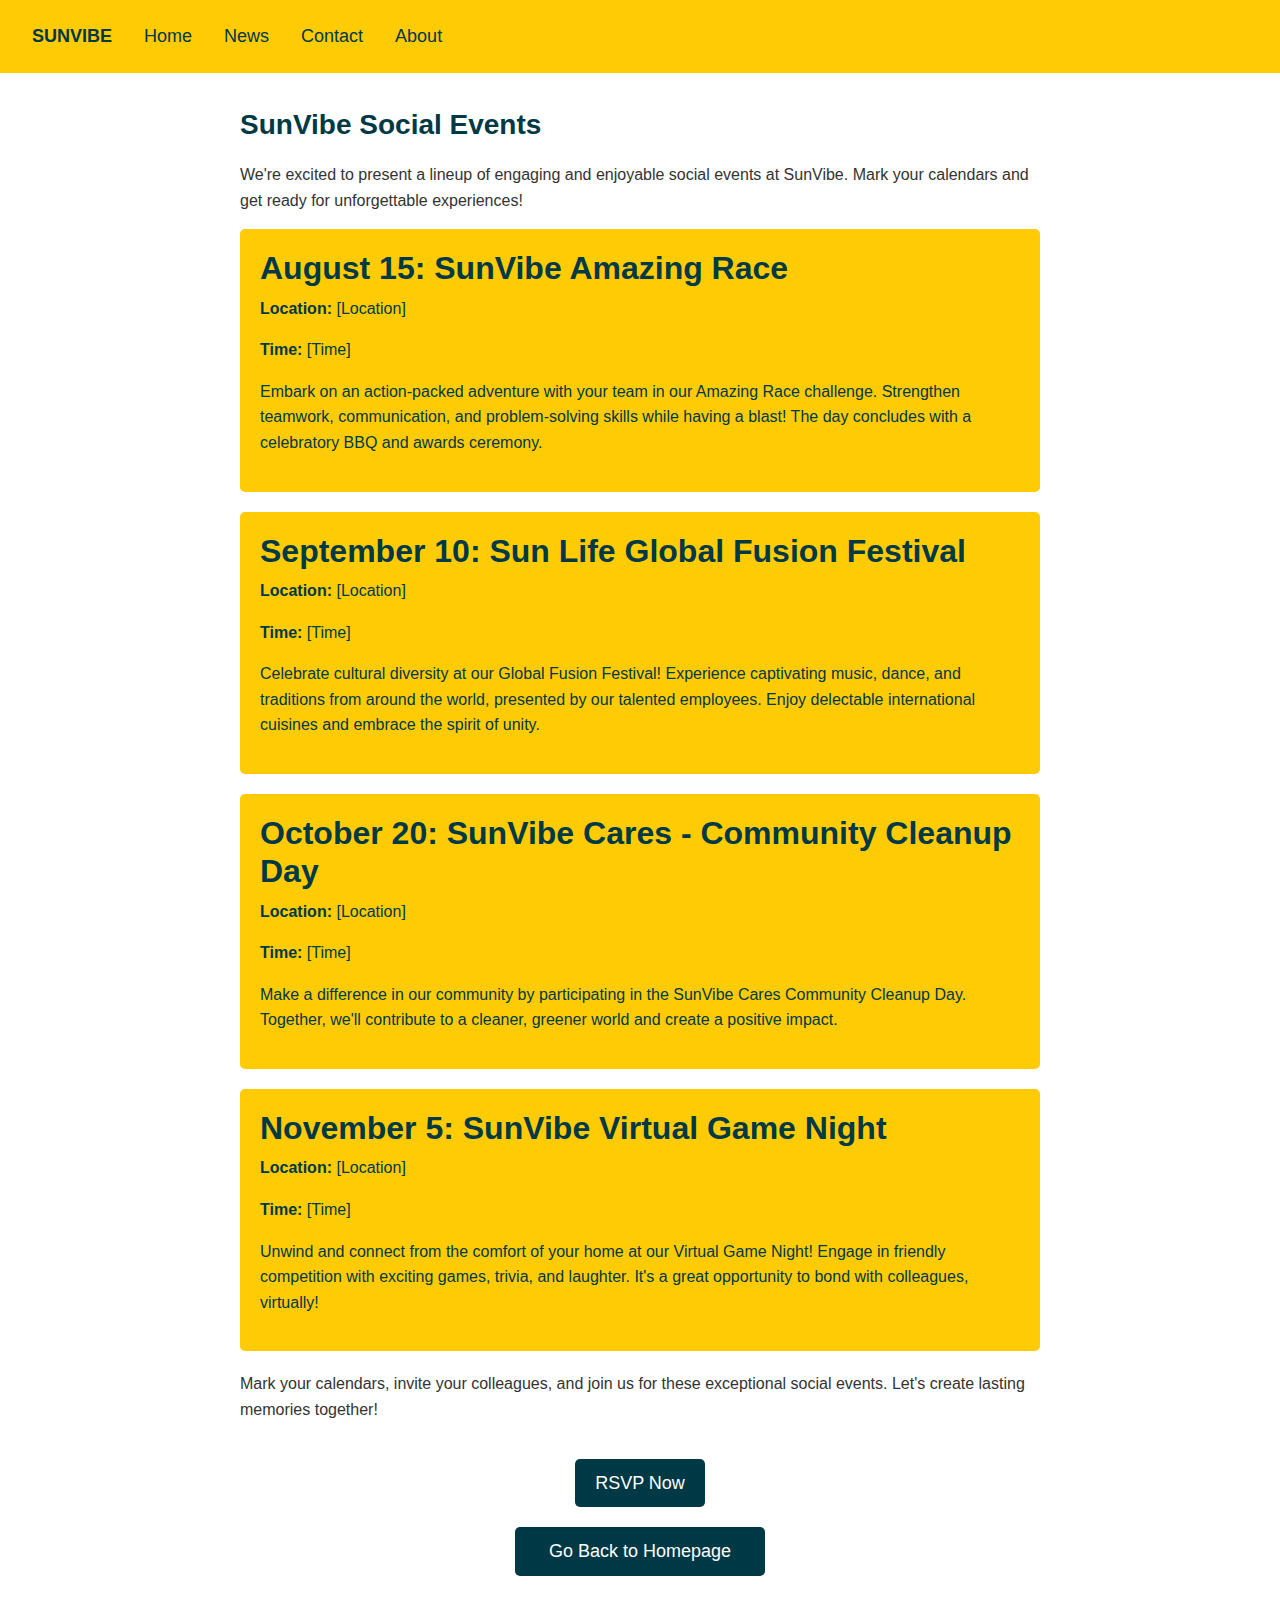
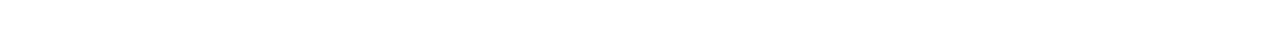
<file: soceng.html>
<!DOCTYPE html>
<html>
<head>
    <title>SunVibe Social Events</title>
    <link rel="stylesheet" href="https://maxcdn.bootstrapcdn.com/bootstrap/4.5.2/css/bootstrap.min.css">
    <style>
        body {
            font-family: Arial, sans-serif;
            line-height: 1.6;
            color: #333;
        }
        .subbody {
            max-width: 800px;
            margin: 10px auto;
        }

        .section-title {
            color: #003946;
            font-size: 28px;
            font-weight: bold;
            margin-bottom: 20px;
        }

        .cta-btn {
            background-color: #003946;
            color: #ffffff;
            border: none;
            padding: 10px 20px;
            font-size: 18px;
            cursor: pointer;
            border-radius: 5px;
            display: inline-block;
            margin-top: 20px;
            transition: background-color 0.3s ease;
            text-decoration: none;
        }

        .cta-btn:hover {
            background-color: #004a5b;
        }

        .event {
            background-color: #ffcb05;
            color: #003946;
            padding: 20px;
            border-radius: 5px;
            margin-bottom: 20px;
        }
        .btn-center {
            text-align: center;
        }

        .back-button {
            background-color: #003946;
            color: #fff;
            border: none;
            width: 250px;
            padding: 10px 20px;
            font-size: 18px;
            cursor: pointer;
            border-radius: 5px;
            display: block;
            margin: 20px auto;
            transition: background-color 0.3s ease;
            text-decoration: none;
            text-align: center;
        }

        .back-button:hover {
            background-color: #001f2e;
        }

  .navbar {
    background-color: #ffcb05;
    display: flex; /* Align the navbar items to the left using flexbox */
    justify-content: flex-start; /* Align the items to the start (left) of the flex container */
  }

  .navbar a {
    color: #003946;
    font-size: large;
    text-align: center;
    padding: 14px 16px;
    text-decoration: none;
  }

  .navbar a:hover:not(.active) {
    background-color: #d8d8d8;
  }

  .active {
    background-color: #ffcb05;
    font-weight: bold;
  }

  .centering {
    text-align: center;
    background-color: #003946;
  }
    </style>
</head>
<body>
    <div class="navbar">
        <a class="active" href="index.html">SUNVIBE</a>
        <a href="index.html">Home</a>
        <a href="#news">News</a>
        <a href="contact.html">Contact</a>
        <a href="#about">About</a>
      </div>
      <br>
      <div class="subbody">
    <h1 class="section-title">SunVibe Social Events</h1>
    <p>We're excited to present a lineup of engaging and enjoyable social events at SunVibe. Mark your calendars and get ready for unforgettable experiences!</p>

    <div class="event">
        <h2 style="font-weight: bold;">August 15: SunVibe Amazing Race</h2>
        <p><strong>Location:</strong> [Location]</p>
        <p><strong>Time:</strong> [Time]</p>
        <p>Embark on an action-packed adventure with your team in our Amazing Race challenge. Strengthen teamwork, communication, and problem-solving skills while having a blast! The day concludes with a celebratory BBQ and awards ceremony.</p>
    </div>

    <div class="event">
        <h2 style="font-weight: bold;">September 10: Sun Life Global Fusion Festival</h2>
        <p><strong>Location:</strong> [Location]</p>
        <p><strong>Time:</strong> [Time]</p>
        <p>Celebrate cultural diversity at our Global Fusion Festival! Experience captivating music, dance, and traditions from around the world, presented by our talented employees. Enjoy delectable international cuisines and embrace the spirit of unity.</p>
    </div>

    <div class="event">
        <h2 style="font-weight: bold;">October 20: SunVibe Cares - Community Cleanup Day</h2>
        <p><strong>Location:</strong> [Location]</p>
        <p><strong>Time:</strong> [Time]</p>
        <p>Make a difference in our community by participating in the SunVibe Cares Community Cleanup Day. Together, we'll contribute to a cleaner, greener world and create a positive impact.</p>
    </div>

    <div class="event">
        <h2 style="font-weight: bold;">November 5: SunVibe Virtual Game Night</h2>
        <p><strong>Location:</strong> [Location]</p>
        <p><strong>Time:</strong> [Time]</p>
        <p>Unwind and connect from the comfort of your home at our Virtual Game Night! Engage in friendly competition with exciting games, trivia, and laughter. It's a great opportunity to bond with colleagues, virtually!</p>
    </div>

    <p>Mark your calendars, invite your colleagues, and join us for these exceptional social events. Let's create lasting memories together!</p>
    <div class="btn-center">
    <a href="#" class="cta-btn">RSVP Now</a>
    </div>
    <a href="index.html" class="back-button">Go Back to Homepage</a>
        <br>
    </div>
</body>
</html>
</file>
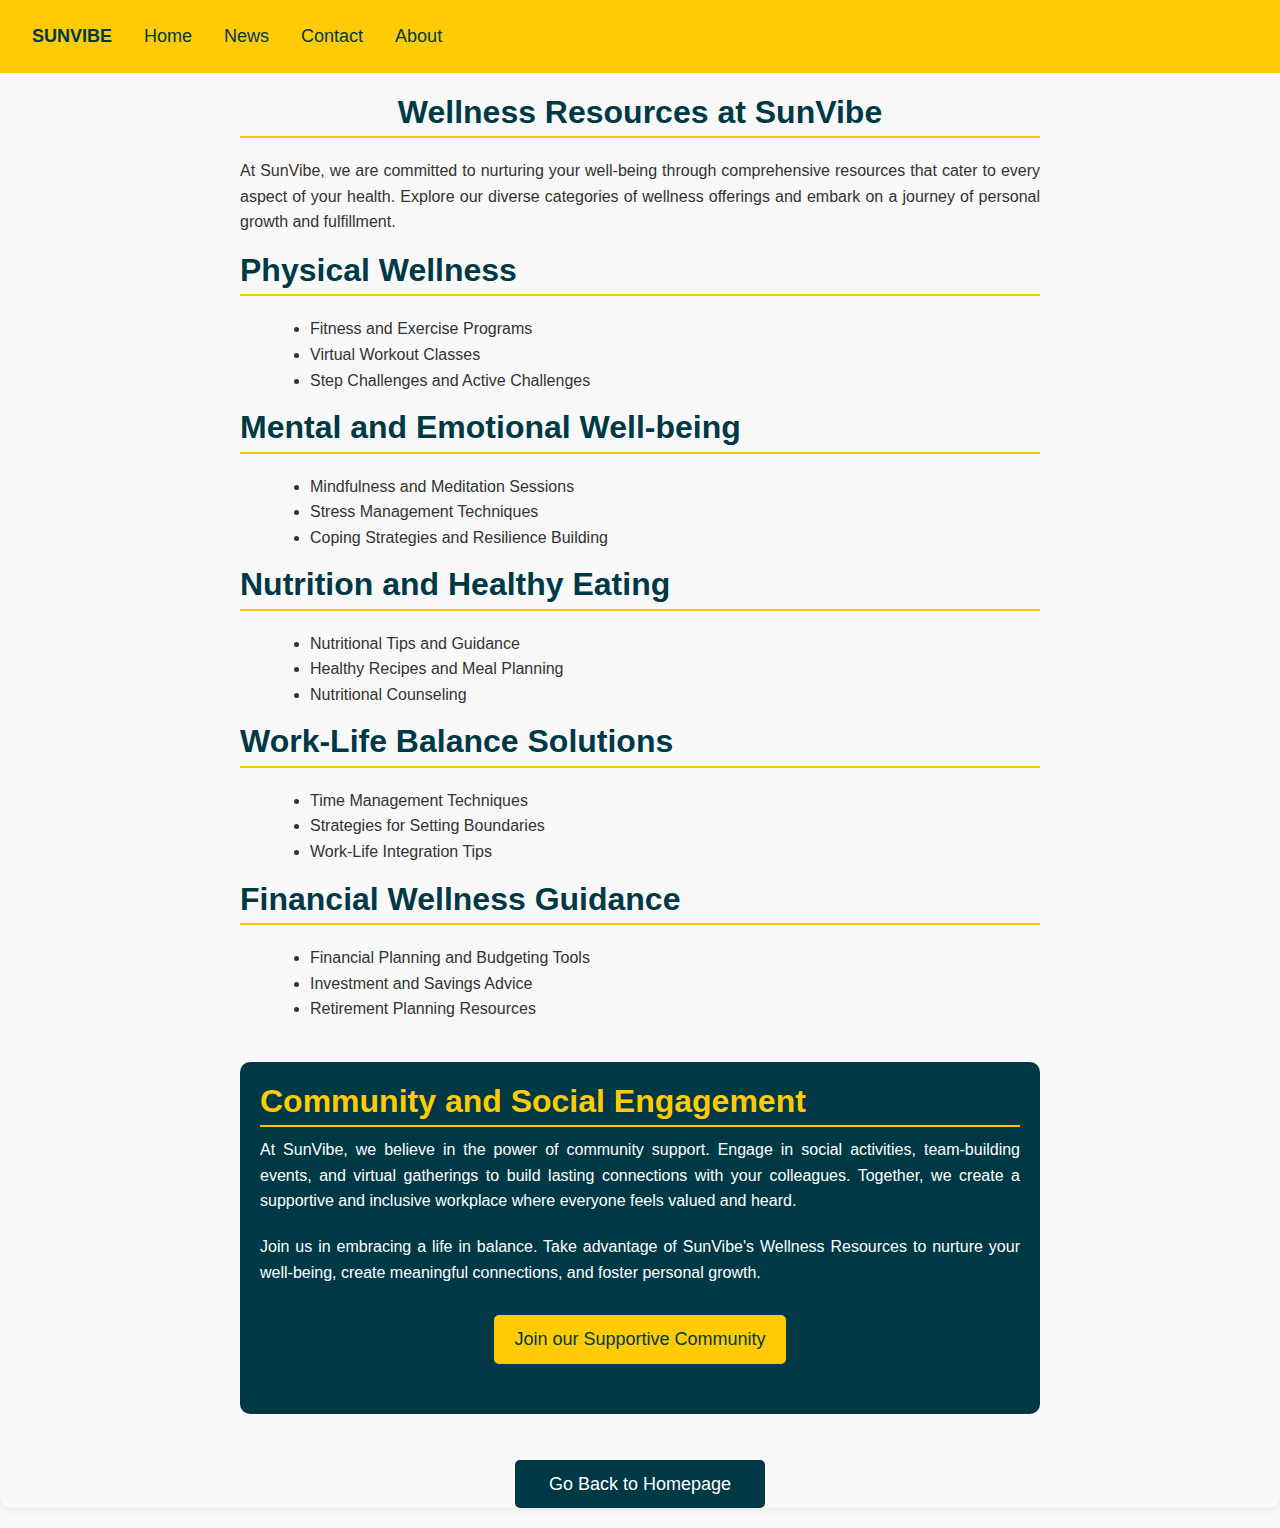
<file: wellness.html>
<!DOCTYPE html>
<html>
<head>
    <title>SunVibe Wellness Resources</title>
    <link rel="stylesheet" href="https://maxcdn.bootstrapcdn.com/bootstrap/4.5.2/css/bootstrap.min.css">
    <style>
        body {
            font-family: Arial, sans-serif;
            line-height: 1.6;
            color: #333;    
            background-color: #f8f8f8;
            box-shadow: 0px 0px 10px rgba(0, 0, 0, 0.1);
            border-radius: 10px;
        }

        .subbody {
            max-width: 800px;
            margin: 20px auto;
        }

        h2 {
            color: #003946;
            border-bottom: 2px solid #ffc500;
            padding-bottom: 5px;
            margin-bottom: 20px;
        }

        ul {
            list-style-type: disc;
            margin-left: 30px;
            margin-bottom: 15px;
        }

        .cta-button {
            background-color: #ffcb05;
            color: #003946;
            border: none;
            padding: 10px 20px;
            font-size: 18px;
            cursor: pointer;
            border-radius: 5px;
            display: block;
            margin: 30px auto;
            transition: background-color 0.3s ease;
        }

        .cta-button:hover {
            background-color: #ffc500;
        }

        .community-section {
            margin-top: 40px;
            padding: 20px;
            background-color: #003946;
            color: #fff;
            border-radius: 10px;
        }

        .community-section h2 {
            color: #ffcb05;
            margin-bottom: 10px;
        }

        .community-section p {
            margin-bottom: 20px;
        }

        h2 {
            font-weight: bold;
        }

        p {
            text-align: justify;
        }

        .back-button {
            background-color: #003946;
            color: #fff;
            border: none;
            width: 250px;
            padding: 10px 20px;
            font-size: 18px;
            cursor: pointer;
            border-radius: 5px;
            display: block;
            margin: 20px auto;
            transition: background-color 0.3s ease;
            text-decoration: none;
            text-align: center;
        }

        .back-button:hover {
            background-color: #001f2e;
        }

.navbar {
    background-color: #ffcb05;
    display: flex; /* Align the navbar items to the left using flexbox */
    justify-content: flex-start; /* Align the items to the start (left) of the flex container */
  }

  .navbar a {
    color: #003946;
    font-size: large;
    text-align: center;
    padding: 14px 16px;
    text-decoration: none;
  }

  .navbar a:hover:not(.active) {
    background-color: #d8d8d8;
  }

  .active {
    background-color: #ffcb05;
    font-weight: bold;
  }

  .centering {
    text-align: center;
    background-color: #003946;
  }
</style>
</head>

<body>
    <div class="navbar">
        <a class="active" href="index.html">SUNVIBE</a>
        <a href="index.html">Home</a>
        <a href="#news">News</a>
        <a href="contact.html">Contact</a>
        <a href="#about">About</a>
      </div>
      <div class="subbody"> 
    <h2 style="text-align: center;">Wellness Resources at SunVibe</h2>
    <p>
        At SunVibe, we are committed to nurturing your well-being through comprehensive resources that cater to every aspect of your health. Explore our diverse categories of wellness offerings and embark on a journey of personal growth and fulfillment.
    </p>

    <h2>Physical Wellness</h2>
    <ul>
        <li>Fitness and Exercise Programs</li>
        <li>Virtual Workout Classes</li>
        <li>Step Challenges and Active Challenges</li>
    </ul>

    <h2>Mental and Emotional Well-being</h2>
    <ul>
        <li>Mindfulness and Meditation Sessions</li>
        <li>Stress Management Techniques</li>
        <li>Coping Strategies and Resilience Building</li>
    </ul>

    <h2>Nutrition and Healthy Eating</h2>
    <ul>
        <li>Nutritional Tips and Guidance</li>
        <li>Healthy Recipes and Meal Planning</li>
        <li>Nutritional Counseling</li>
    </ul>

    <h2>Work-Life Balance Solutions</h2>
    <ul>
        <li>Time Management Techniques</li>
        <li>Strategies for Setting Boundaries</li>
        <li>Work-Life Integration Tips</li>
    </ul>

    <h2>Financial Wellness Guidance</h2>
    <ul>
        <li>Financial Planning and Budgeting Tools</li>
        <li>Investment and Savings Advice</li>
        <li>Retirement Planning Resources</li>
    </ul>

    <div class="community-section">
        <h2>Community and Social Engagement</h2>
        <p>
            At SunVibe, we believe in the power of community support. Engage in social activities, team-building events, and virtual gatherings to build lasting connections with your colleagues. Together, we create a supportive and inclusive workplace where everyone feels valued and heard.
        </p>
        <p>
            Join us in embracing a life in balance. Take advantage of SunVibe's Wellness Resources to nurture your well-being, create meaningful connections, and foster personal growth.
        </p>
        <button class="cta-button">Join our Supportive Community</button>
    </div>
    <br>
    <a href="index.html" class="back-button">Go Back to Homepage</a>
</div>
</body>
</html>
</file>
<file: style.css>
body {
    font-family: Arial, sans-serif;
    background-color: #ffefaa;
}
.bodyclass {
    max-width: 1000px;
    margin: auto;
}

.center {
    text-align: center;
    color: #fff;
    padding: 20px;
}

.carousel-inner img {
    width: 100%;
}

.introduction {
    margin: 20px 50px;
    text-align: justify;
}

h2.intro {
    font-weight: bold;
}

span.italic {
    font-style: italic;
}

.mission, .vision {
    border: 5px solid #ffffff;
    border-radius: 15px;
    margin: 10px;
    padding: 15px;
    background-color: #ffcb05;
}

.key-feature {
    padding: 30px;
}

.key-feature img {
    max-width: 100%;
    border-radius: 10px;
    margin-bottom: 20px;
}

.key-feature h3 {
    font-weight: bold;
}

.key-feature p {
    margin-bottom: 20px;
}

.cta-btn {
    display: inline-block;
    background-color: #003946;
    color: #fff;
    font-size: 16px;
    font-weight: bold;
    padding: 10px 20px;
    border-radius: 5px;
    text-decoration: none;
    transition: background-color 0.3s ease;
}

.cta-btn:hover {
    background-color: #005b70;
    color: #fff;
}

.container {
    background-color: #ffcb05; 
    max-width: 1000px;
    margin: auto;
}

ul {
    list-style-type: none;
    margin: 0;
    padding: 0;
    overflow: hidden;
    background-color: #ffffff;
  }
  
  li {
    float: left;
  }
  
  li a {
    margin-top: 10px;
    display: block;
    color: #003946;
    font-size: large;
    text-align: center;
    padding: 14px 16px;
    text-decoration: none;
  }
  
  li a:hover:not(.active) {
    background-color: #d8d8d8;
  }
  
  .active {
    background-color: #ffffff;
  }

  .centering {
    text-align: center;
    background-color: #003946;
  }
</file>
